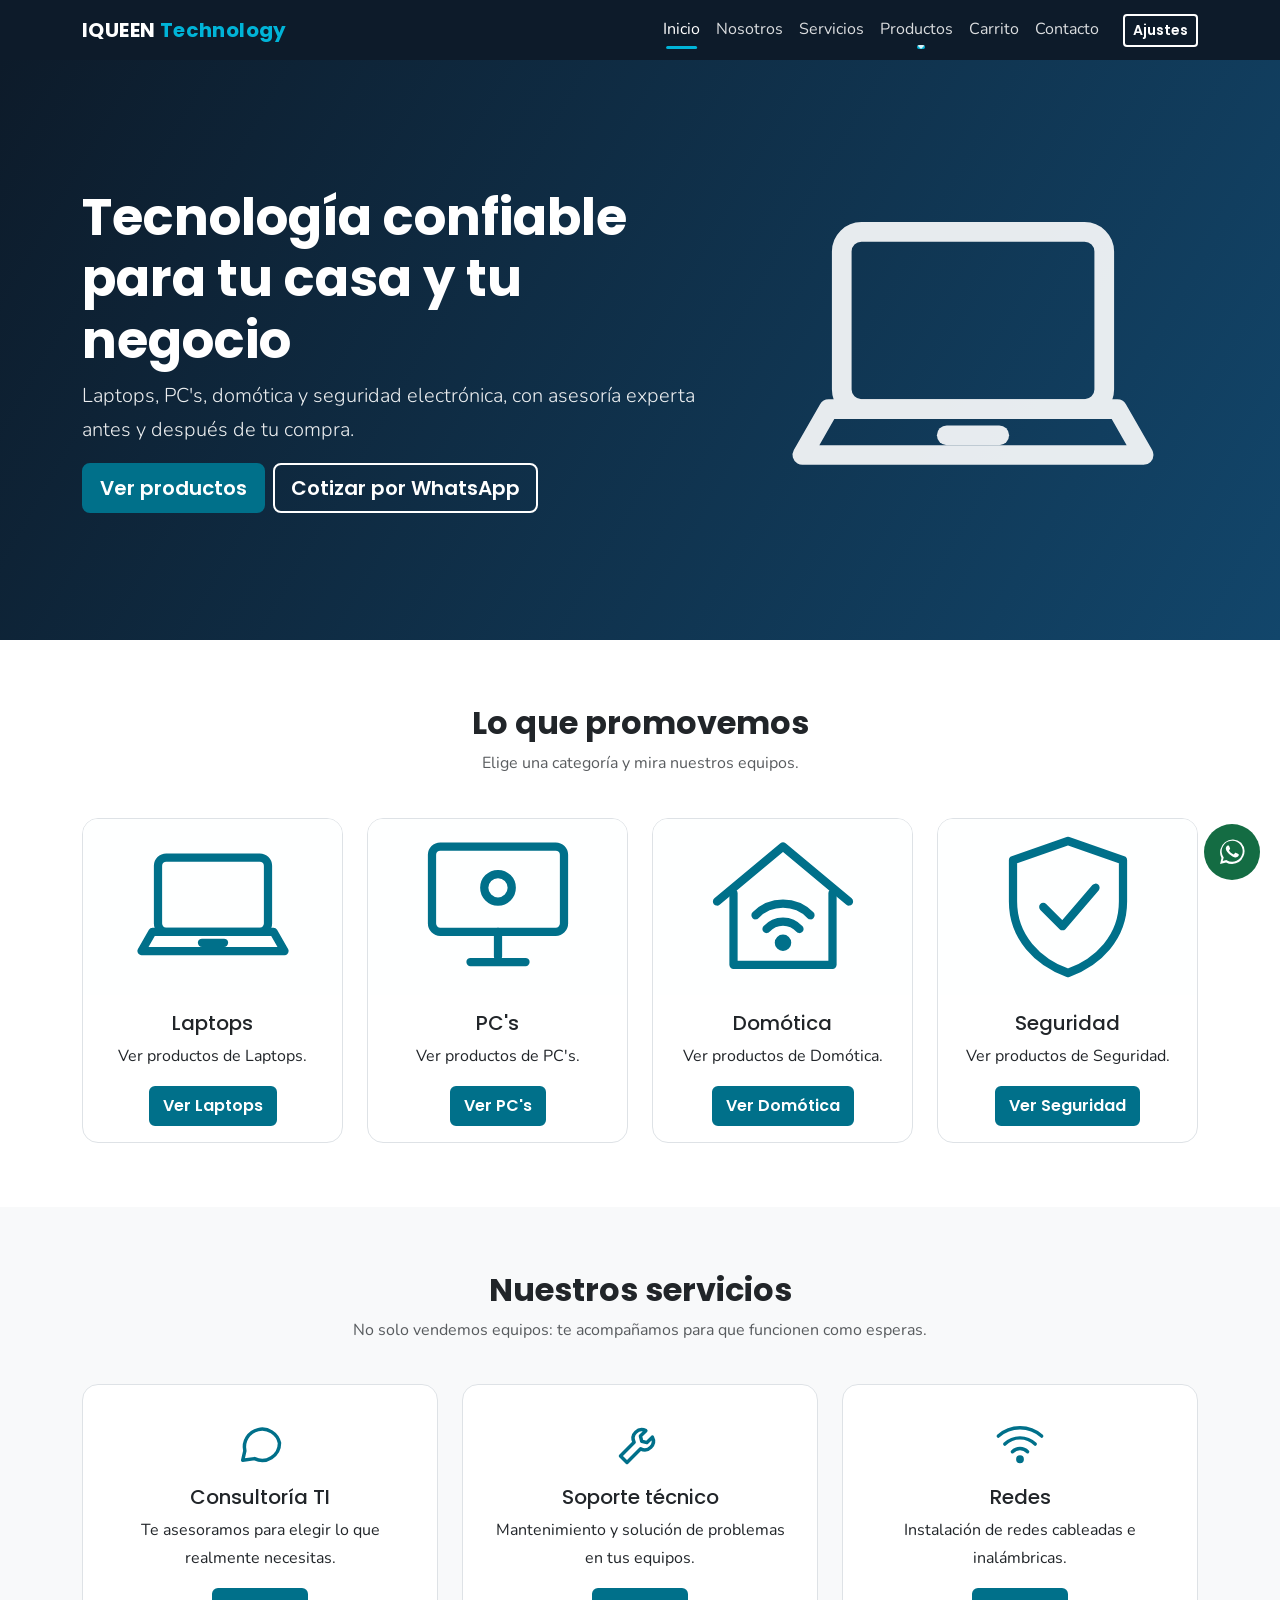
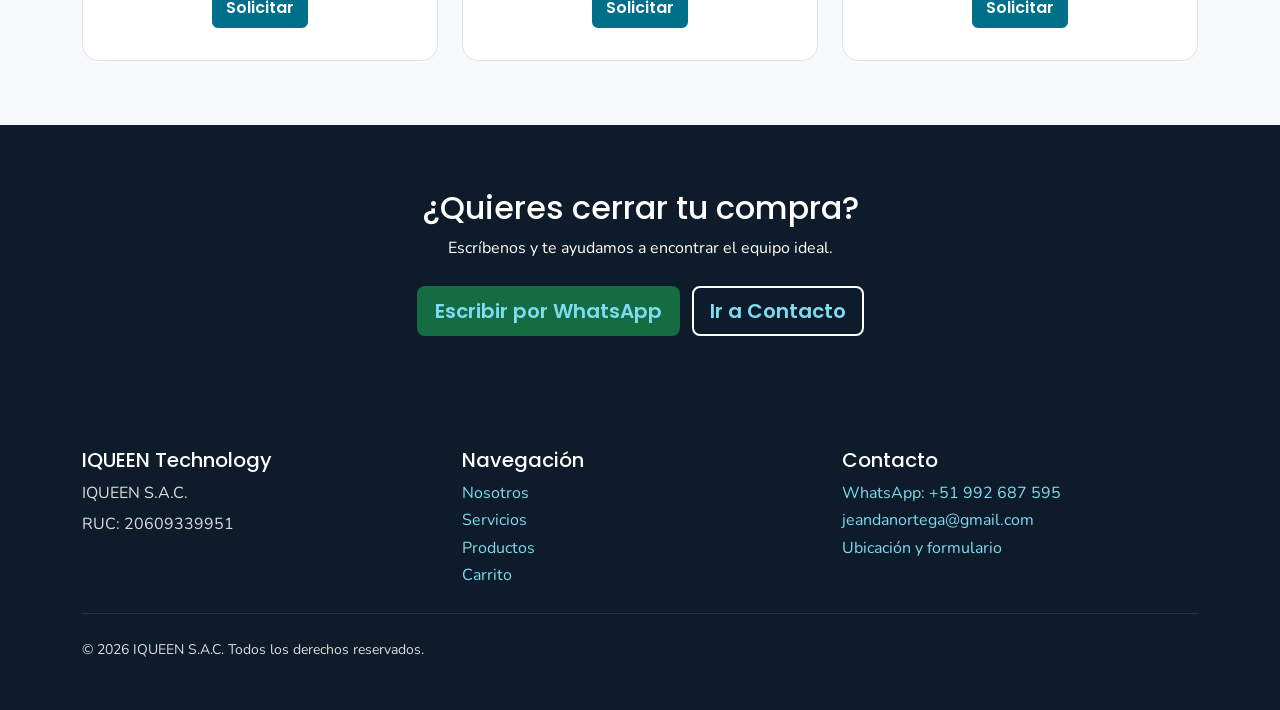
<file: index.html>
<!doctype html>
<!-- Página generada para el curso Desarrollo Web: HTML + CSS + Bootstrap 5.3.8 -->
<html lang="es">
<head>
  <meta charset="utf-8">
  <meta name="viewport" content="width=device-width, initial-scale=1">
  <title>Inicio | IQUEEN Technology</title>
  <meta name="description" content="Laptops, PCs, domótica y seguridad electrónica con asesoría experta. Cierra tu compra por WhatsApp.">
  <link rel="icon" href="img/favicon.svg" type="image/svg+xml">

  <!-- FUENTES PERSONALIZADAS (Google Fonts): Poppins para títulos y Nunito para el texto -->
  <link rel="preconnect" href="https://fonts.googleapis.com">
  <link rel="preconnect" href="https://fonts.gstatic.com" crossorigin>
  <link href="https://fonts.googleapis.com/css2?family=Nunito:wght@400;600;700&family=Poppins:wght@500;600;700&display=swap" rel="stylesheet">

  <!-- BOOTSTRAP 5.3.8 (CSS) -->
  <link href="https://cdn.jsdelivr.net/npm/bootstrap@5.3.8/dist/css/bootstrap.min.css" rel="stylesheet" integrity="sha384-sRIl4kxILFvY47J16cr9ZwB07vP4J8+LH7qKQnuqkuIAvNWLzeN8tE5YBujZqJLB" crossorigin="anonymous">

  <!-- NUESTRO CSS (va después de Bootstrap para poder personalizarlo) -->
  <link rel="stylesheet" href="css/estilos.css">
</head>
<body>
  <a class="saltar-contenido" href="#contenido">Saltar al contenido</a>

  <!-- ENCABEZADO + MENÚ DE NAVEGACIÓN (etiquetas semánticas <header> y <nav>) -->
  <header>
    <nav class="navbar navbar-expand-lg navbar-dark sticky-top" aria-label="Menú principal">
      <div class="container">
        <a class="navbar-brand" href="index.html">IQUEEN <span>Technology</span></a>
        <button class="navbar-toggler" type="button" data-bs-toggle="collapse" data-bs-target="#menu" aria-controls="menu" aria-expanded="false" aria-label="Abrir o cerrar el menú">
          <span class="navbar-toggler-icon"></span>
        </button>
        <div class="collapse navbar-collapse" id="menu">
          <ul class="navbar-nav ms-auto align-items-lg-center">
          <li class="nav-item"><a class="nav-link active" href="index.html" aria-current="page">Inicio</a></li>
          <li class="nav-item"><a class="nav-link" href="nosotros.html">Nosotros</a></li>
          <li class="nav-item"><a class="nav-link" href="servicios.html">Servicios</a></li>
          <li class="nav-item dropdown">
            <a class="nav-link dropdown-toggle" href="productos.html" role="button" data-bs-toggle="dropdown" aria-expanded="false">Productos</a>
            <ul class="dropdown-menu">
              <li><a class="dropdown-item" href="productos.html">Todas las categorías</a></li>
              <li><hr class="dropdown-divider"></li>
              <li><a class="dropdown-item" href="laptops.html">Laptops</a></li><li><a class="dropdown-item" href="pcs.html">PC's</a></li><li><a class="dropdown-item" href="domotica.html">Domótica</a></li><li><a class="dropdown-item" href="seguridad.html">Seguridad</a></li>
            </ul>
          </li>
          <li class="nav-item"><a class="nav-link" href="carrito.html">Carrito</a></li>
          <li class="nav-item"><a class="nav-link" href="contacto.html">Contacto</a></li>
          </ul>
          <!-- Botón que abre el panel de configuración del usuario -->
          <button class="btn btn-claro btn-sm ms-lg-3 mt-2 mt-lg-0" type="button" data-bs-toggle="offcanvas" data-bs-target="#panel-ajustes" aria-controls="panel-ajustes">Ajustes</button>
        </div>
      </div>
    </nav>
  </header>

  <!-- CONFIGURACIÓN ÚTIL PARA EL USUARIO (solo HTML + CSS; el CSS está en la sección 7 de estilos.css) -->
  <aside class="offcanvas offcanvas-end" tabindex="-1" id="panel-ajustes" aria-labelledby="titulo-ajustes">
    <div class="offcanvas-header">
      <h2 class="offcanvas-title h5" id="titulo-ajustes">Ajustes de la página</h2>
      <button type="button" class="btn-close" data-bs-dismiss="offcanvas" aria-label="Cerrar ajustes"></button>
    </div>
    <div class="offcanvas-body">
      <p class="text-secondary small">Personaliza cómo ves esta página. Los cambios se aplican al instante.</p>

      <div class="form-check form-switch mb-3">
        <input class="form-check-input" type="checkbox" role="switch" id="ajuste-oscuro">
        <label class="form-check-label" for="ajuste-oscuro">Modo oscuro</label>
      </div>

      <fieldset class="mb-3">
        <legend class="fs-6">Tamaño del texto</legend>
        <div class="btn-group w-100" role="group" aria-label="Tamaño del texto">
          <input type="radio" class="btn-check" name="txt" id="txt-normal" checked>
          <label class="btn btn-outline-secondary" for="txt-normal">A</label>
          <input type="radio" class="btn-check" name="txt" id="txt-medio">
          <label class="btn btn-outline-secondary" for="txt-medio">A+</label>
          <input type="radio" class="btn-check" name="txt" id="txt-grande">
          <label class="btn btn-outline-secondary" for="txt-grande">A++</label>
        </div>
      </fieldset>

      <div class="form-check form-switch mb-3">
        <input class="form-check-input" type="checkbox" role="switch" id="ajuste-sin-anim">
        <label class="form-check-label" for="ajuste-sin-anim">Quitar animaciones</label>
      </div>
      <p class="text-secondary small mb-0">Al cambiar de página los ajustes vuelven a su estado inicial.</p>
    </div>
  </aside>

  <!-- CONTENIDO PRINCIPAL -->
  <main id="contenido">

    <!-- PORTADA (ANIMACIÓN 4: degradado en movimiento) -->
    <section class="hero">
      <div class="container">
        <div class="row align-items-center gy-4">
          <div class="col-lg-7">
            <h1 class="anim-aparecer">Tecnología confiable para tu casa y tu negocio</h1>
            <p class="lead anim-aparecer retardo-1">Laptops, PC's, domótica y seguridad electrónica, con asesoría experta antes y después de tu compra.</p>
            <div class="d-flex flex-wrap gap-2 anim-aparecer retardo-2">
              <a class="btn btn-iq btn-lg" href="productos.html">Ver productos</a>
              <a class="btn btn-claro btn-lg" href="https://wa.me/51992687595?text=Hola%20IQUEEN%2C%20quiero%20cotizar." target="_blank" rel="noopener">Cotizar por WhatsApp</a>
            </div>
          </div>
          <div class="col-lg-5 text-center">
            <!-- ANIMACIÓN 2: la imagen flota -->
            <img class="anim-flotar" src="img/cat-laptops.svg" alt="Ilustración de una laptop" width="420" height="300">
          </div>
        </div>
      </div>
    </section>

    <!-- LO QUE PROMOVEMOS: 4 categorías -->
    <section class="seccion" aria-labelledby="t-cat">
      <div class="container text-center">
        <h2 class="seccion-titulo" id="t-cat">Lo que promovemos</h2>
        <p class="seccion-sub">Elige una categoría y mira nuestros equipos.</p>
        <div class="row g-4">
        <div class="col-sm-6 col-lg-3 anim-aparecer retardo-1">
          <article class="card tarjeta text-center">
            <div class="marco-img"><img src="img/cat-laptops.svg" alt="" width="400" height="176"></div>
            <div class="card-body">
              <h3 class="h5 card-title">Laptops</h3>
              <p class="card-text">Ver productos de Laptops.</p>
              <a class="btn btn-iq stretched-link" href="laptops.html">Ver Laptops</a>
            </div>
          </article>
        </div>
        <div class="col-sm-6 col-lg-3 anim-aparecer retardo-2">
          <article class="card tarjeta text-center">
            <div class="marco-img"><img src="img/cat-pcs.svg" alt="" width="400" height="176"></div>
            <div class="card-body">
              <h3 class="h5 card-title">PC's</h3>
              <p class="card-text">Ver productos de PC's.</p>
              <a class="btn btn-iq stretched-link" href="pcs.html">Ver PC's</a>
            </div>
          </article>
        </div>
        <div class="col-sm-6 col-lg-3 anim-aparecer retardo-3">
          <article class="card tarjeta text-center">
            <div class="marco-img"><img src="img/cat-domotica.svg" alt="" width="400" height="176"></div>
            <div class="card-body">
              <h3 class="h5 card-title">Domótica</h3>
              <p class="card-text">Ver productos de Domótica.</p>
              <a class="btn btn-iq stretched-link" href="domotica.html">Ver Domótica</a>
            </div>
          </article>
        </div>
        <div class="col-sm-6 col-lg-3 anim-aparecer retardo-4">
          <article class="card tarjeta text-center">
            <div class="marco-img"><img src="img/cat-seguridad.svg" alt="" width="400" height="176"></div>
            <div class="card-body">
              <h3 class="h5 card-title">Seguridad</h3>
              <p class="card-text">Ver productos de Seguridad.</p>
              <a class="btn btn-iq stretched-link" href="seguridad.html">Ver Seguridad</a>
            </div>
          </article>
        </div>
        </div>
      </div>
    </section>

    <!-- SERVICIOS: 3 servicios, siempre guiados a Contacto (ANIMACIÓN 5: rebote del icono al pasar el mouse) -->
    <section class="seccion bg-body-tertiary" aria-labelledby="t-serv">
      <div class="container text-center">
        <h2 class="seccion-titulo" id="t-serv">Nuestros servicios</h2>
        <p class="seccion-sub">No solo vendemos equipos: te acompañamos para que funcionen como esperas.</p>
        <div class="row g-4">
        <div class="col-md-4 anim-aparecer retardo-1">
          <article class="card tarjeta text-center p-3">
            <div class="card-body">
              <svg class="icono" aria-hidden="true" width="52" height="52" viewBox="0 0 24 24" fill="none" stroke="currentColor" stroke-width="1.6" stroke-linecap="round" stroke-linejoin="round"><path d="M21 12a8 8 0 0 1-11.5 7.2L4 20l1-4.4A8 8 0 1 1 21 12z"/></svg>
              <h3 class="h5 mt-3">Consultoría TI</h3>
              <p>Te asesoramos para elegir lo que realmente necesitas.</p>
              <a class="btn btn-iq" href="contacto.html#formulario">Solicitar</a>
            </div>
          </article>
        </div>
        <div class="col-md-4 anim-aparecer retardo-2">
          <article class="card tarjeta text-center p-3">
            <div class="card-body">
              <svg class="icono" aria-hidden="true" width="52" height="52" viewBox="0 0 24 24" fill="none" stroke="currentColor" stroke-width="1.6" stroke-linecap="round" stroke-linejoin="round"><path d="M14.7 6.3a4 4 0 0 0-5.4 5.4L3 18l3 3 6.3-6.3a4 4 0 0 0 5.4-5.4l-2.5 2.5-2.4-.6-.6-2.4z"/></svg>
              <h3 class="h5 mt-3">Soporte técnico</h3>
              <p>Mantenimiento y solución de problemas en tus equipos.</p>
              <a class="btn btn-iq" href="contacto.html#formulario">Solicitar</a>
            </div>
          </article>
        </div>
        <div class="col-md-4 anim-aparecer retardo-3">
          <article class="card tarjeta text-center p-3">
            <div class="card-body">
              <svg class="icono" aria-hidden="true" width="52" height="52" viewBox="0 0 24 24" fill="none" stroke="currentColor" stroke-width="1.6" stroke-linecap="round" stroke-linejoin="round"><path d="M2 8.8a15 15 0 0 1 20 0"/><path d="M5 12.5a10 10 0 0 1 14 0"/><path d="M8.5 16a5 5 0 0 1 7 0"/><circle cx="12" cy="19.5" r="1" fill="currentColor"/></svg>
              <h3 class="h5 mt-3">Redes</h3>
              <p>Instalación de redes cableadas e inalámbricas.</p>
              <a class="btn btn-iq" href="contacto.html#formulario">Solicitar</a>
            </div>
          </article>
        </div>
        </div>
      </div>
    </section>

    <!-- LLAMADA A LA ACCIÓN: contacto directo para cerrar la venta -->
    <section class="seccion fondo-oscuro text-center" aria-labelledby="t-cta">
      <div class="container">
        <h2 id="t-cta">¿Quieres cerrar tu compra?</h2>
        <p class="mb-4">Escríbenos y te ayudamos a encontrar el equipo ideal.</p>
        <a class="btn btn-wsp btn-lg me-2" href="https://wa.me/51992687595?text=Hola%20IQUEEN%2C%20quiero%20cerrar%20una%20compra." target="_blank" rel="noopener">Escribir por WhatsApp</a>
        <a class="btn btn-claro btn-lg" href="contacto.html">Ir a Contacto</a>
      </div>
    </section>
  </main>

  <!-- BOTÓN FLOTANTE DE WHATSAPP (ANIMACIÓN 3: pulso) -->
  <a class="wsp-flotante" href="https://wa.me/51992687595?text=Hola%20IQUEEN%2C%20necesito%20informaci%C3%B3n." target="_blank" rel="noopener" aria-label="Escribir por WhatsApp (se abre en otra pestaña)"><svg aria-hidden="true" width="26" height="26" viewBox="0 0 24 24" fill="currentColor"><path d="M20.5 3.5A11.7 11.7 0 0 0 2.3 17.6L1 23l5.5-1.4a11.7 11.7 0 0 0 5.6 1.4h.01A11.7 11.7 0 0 0 20.5 3.5zM12.1 21a9.7 9.7 0 0 1-5-1.4l-.35-.2-3.3.85.9-3.2-.25-.35A9.7 9.7 0 1 1 12.1 21zm5.3-7.3c-.3-.15-1.7-.85-2-.95s-.45-.15-.65.15-.75.95-.9 1.15-.35.2-.65.05a7.9 7.9 0 0 1-2.3-1.4 8.7 8.7 0 0 1-1.6-2c-.15-.3 0-.45.13-.6l.45-.5a2 2 0 0 0 .3-.5.55.55 0 0 0 0-.5c-.07-.15-.65-1.55-.9-2.1s-.5-.5-.65-.5h-.55a1.1 1.1 0 0 0-.8.4 3.3 3.3 0 0 0-1 2.45 5.7 5.7 0 0 0 1.2 3 13 13 0 0 0 5 4.4c.7.3 1.25.5 1.7.6a4.1 4.1 0 0 0 1.9.1 3.1 3.1 0 0 0 2-1.4 2.5 2.5 0 0 0 .17-1.4c-.07-.12-.27-.2-.57-.35z"/></svg></a>

  <!-- PIE DE PÁGINA -->
  <footer class="pie py-5">
    <div class="container">
      <div class="row gy-4">
        <div class="col-md-4">
          <h2 class="h5 text-white">IQUEEN Technology</h2>
          <p class="mb-1">IQUEEN S.A.C.</p>
          <p class="mb-0">RUC: 20609339951</p>
        </div>
        <div class="col-md-4">
          <h2 class="h5 text-white">Navegación</h2>
          <ul class="list-unstyled mb-0">
            <li><a href="nosotros.html">Nosotros</a></li>
            <li><a href="servicios.html">Servicios</a></li>
            <li><a href="productos.html">Productos</a></li>
            <li><a href="carrito.html">Carrito</a></li>
          </ul>
        </div>
        <div class="col-md-4">
          <h2 class="h5 text-white">Contacto</h2>
          <ul class="list-unstyled mb-0">
            <li><a href="https://wa.me/51992687595?text=Hola%20IQUEEN" target="_blank" rel="noopener">WhatsApp: +51 992 687 595</a></li>
            <li><a href="mailto:jeandanortega@gmail.com">jeandanortega@gmail.com</a></li>
            <li><a href="contacto.html">Ubicación y formulario</a></li>
          </ul>
        </div>
      </div>
      <hr class="border-secondary my-4">
      <p class="small mb-0">&copy; 2026 IQUEEN S.A.C. Todos los derechos reservados.</p>
    </div>
  </footer>

  <!-- BOOTSTRAP 5.3.8 (JavaScript): necesario para el menú móvil, el desplegable y el panel de ajustes -->
  <script src="https://cdn.jsdelivr.net/npm/bootstrap@5.3.8/dist/js/bootstrap.bundle.min.js" integrity="sha384-FKyoEForCGlyvwx9Hj09JcYn3nv7wiPVlz7YYwJrWVcXK/BmnVDxM+D2scQbITxI" crossorigin="anonymous"></script>
</body>
</html>
</file>
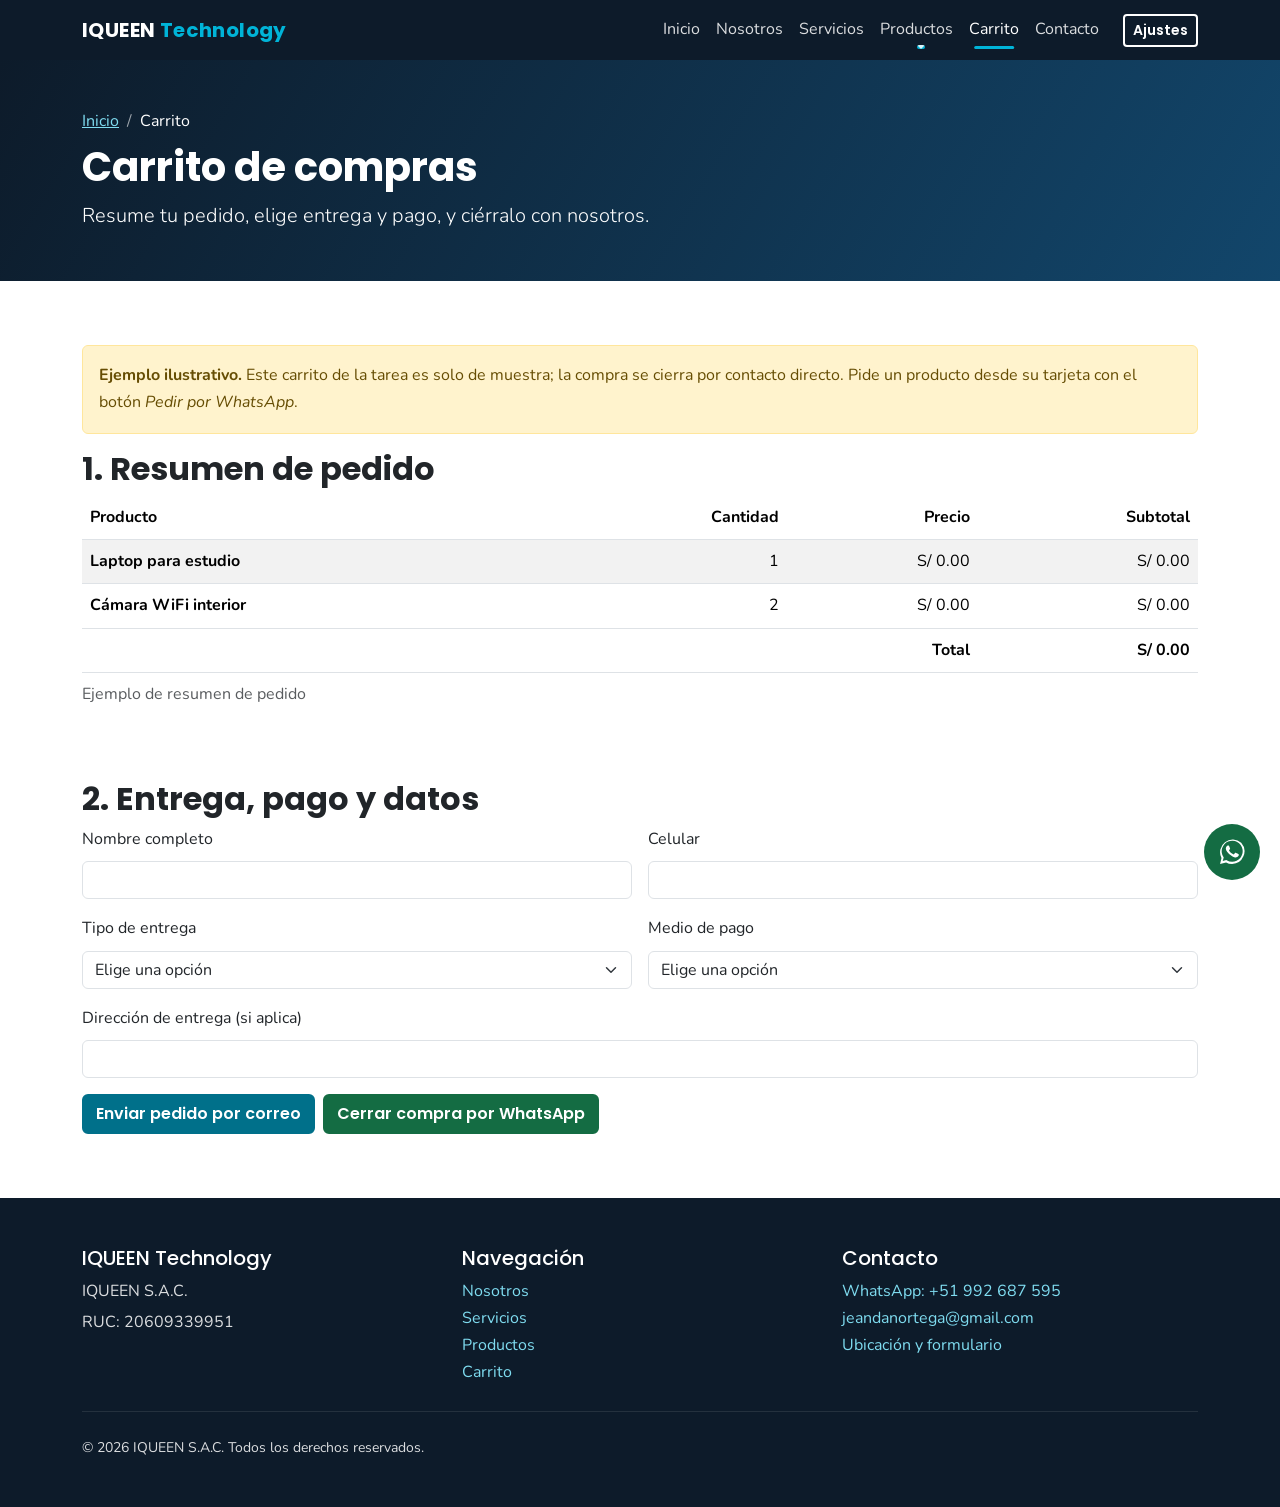
<file: carrito.html>
<!doctype html>
<!-- Página generada para el curso Desarrollo Web: HTML + CSS + Bootstrap 5.3.8 -->
<html lang="es">
<head>
  <meta charset="utf-8">
  <meta name="viewport" content="width=device-width, initial-scale=1">
  <title>Carrito | IQUEEN Technology</title>
  <meta name="description" content="Resumen de tu pedido, entrega y medio de pago. Cierra la compra por WhatsApp.">
  <link rel="icon" href="img/favicon.svg" type="image/svg+xml">

  <!-- FUENTES PERSONALIZADAS (Google Fonts): Poppins para títulos y Nunito para el texto -->
  <link rel="preconnect" href="https://fonts.googleapis.com">
  <link rel="preconnect" href="https://fonts.gstatic.com" crossorigin>
  <link href="https://fonts.googleapis.com/css2?family=Nunito:wght@400;600;700&family=Poppins:wght@500;600;700&display=swap" rel="stylesheet">

  <!-- BOOTSTRAP 5.3.8 (CSS) -->
  <link href="https://cdn.jsdelivr.net/npm/bootstrap@5.3.8/dist/css/bootstrap.min.css" rel="stylesheet" integrity="sha384-sRIl4kxILFvY47J16cr9ZwB07vP4J8+LH7qKQnuqkuIAvNWLzeN8tE5YBujZqJLB" crossorigin="anonymous">

  <!-- NUESTRO CSS (va después de Bootstrap para poder personalizarlo) -->
  <link rel="stylesheet" href="css/estilos.css">
</head>
<body>
  <a class="saltar-contenido" href="#contenido">Saltar al contenido</a>

  <!-- ENCABEZADO + MENÚ DE NAVEGACIÓN (etiquetas semánticas <header> y <nav>) -->
  <header>
    <nav class="navbar navbar-expand-lg navbar-dark sticky-top" aria-label="Menú principal">
      <div class="container">
        <a class="navbar-brand" href="index.html">IQUEEN <span>Technology</span></a>
        <button class="navbar-toggler" type="button" data-bs-toggle="collapse" data-bs-target="#menu" aria-controls="menu" aria-expanded="false" aria-label="Abrir o cerrar el menú">
          <span class="navbar-toggler-icon"></span>
        </button>
        <div class="collapse navbar-collapse" id="menu">
          <ul class="navbar-nav ms-auto align-items-lg-center">
          <li class="nav-item"><a class="nav-link" href="index.html">Inicio</a></li>
          <li class="nav-item"><a class="nav-link" href="nosotros.html">Nosotros</a></li>
          <li class="nav-item"><a class="nav-link" href="servicios.html">Servicios</a></li>
          <li class="nav-item dropdown">
            <a class="nav-link dropdown-toggle" href="productos.html" role="button" data-bs-toggle="dropdown" aria-expanded="false">Productos</a>
            <ul class="dropdown-menu">
              <li><a class="dropdown-item" href="productos.html">Todas las categorías</a></li>
              <li><hr class="dropdown-divider"></li>
              <li><a class="dropdown-item" href="laptops.html">Laptops</a></li><li><a class="dropdown-item" href="pcs.html">PC's</a></li><li><a class="dropdown-item" href="domotica.html">Domótica</a></li><li><a class="dropdown-item" href="seguridad.html">Seguridad</a></li>
            </ul>
          </li>
          <li class="nav-item"><a class="nav-link active" href="carrito.html" aria-current="page">Carrito</a></li>
          <li class="nav-item"><a class="nav-link" href="contacto.html">Contacto</a></li>
          </ul>
          <!-- Botón que abre el panel de configuración del usuario -->
          <button class="btn btn-claro btn-sm ms-lg-3 mt-2 mt-lg-0" type="button" data-bs-toggle="offcanvas" data-bs-target="#panel-ajustes" aria-controls="panel-ajustes">Ajustes</button>
        </div>
      </div>
    </nav>
  </header>

  <!-- CONFIGURACIÓN ÚTIL PARA EL USUARIO (solo HTML + CSS; el CSS está en la sección 7 de estilos.css) -->
  <aside class="offcanvas offcanvas-end" tabindex="-1" id="panel-ajustes" aria-labelledby="titulo-ajustes">
    <div class="offcanvas-header">
      <h2 class="offcanvas-title h5" id="titulo-ajustes">Ajustes de la página</h2>
      <button type="button" class="btn-close" data-bs-dismiss="offcanvas" aria-label="Cerrar ajustes"></button>
    </div>
    <div class="offcanvas-body">
      <p class="text-secondary small">Personaliza cómo ves esta página. Los cambios se aplican al instante.</p>

      <div class="form-check form-switch mb-3">
        <input class="form-check-input" type="checkbox" role="switch" id="ajuste-oscuro">
        <label class="form-check-label" for="ajuste-oscuro">Modo oscuro</label>
      </div>

      <fieldset class="mb-3">
        <legend class="fs-6">Tamaño del texto</legend>
        <div class="btn-group w-100" role="group" aria-label="Tamaño del texto">
          <input type="radio" class="btn-check" name="txt" id="txt-normal" checked>
          <label class="btn btn-outline-secondary" for="txt-normal">A</label>
          <input type="radio" class="btn-check" name="txt" id="txt-medio">
          <label class="btn btn-outline-secondary" for="txt-medio">A+</label>
          <input type="radio" class="btn-check" name="txt" id="txt-grande">
          <label class="btn btn-outline-secondary" for="txt-grande">A++</label>
        </div>
      </fieldset>

      <div class="form-check form-switch mb-3">
        <input class="form-check-input" type="checkbox" role="switch" id="ajuste-sin-anim">
        <label class="form-check-label" for="ajuste-sin-anim">Quitar animaciones</label>
      </div>
      <p class="text-secondary small mb-0">Al cambiar de página los ajustes vuelven a su estado inicial.</p>
    </div>
  </aside>

  <!-- CONTENIDO PRINCIPAL -->
  <main id="contenido">
    <!-- Cabecera de la página (ANIMACIÓN 4: degradado en movimiento) -->
    <section class="cabecera">
      <div class="container">
      <nav aria-label="Ruta de navegación">
        <ol class="breadcrumb mb-2"><li class="breadcrumb-item"><a href="index.html">Inicio</a></li><li class="breadcrumb-item active" aria-current="page">Carrito</li></ol>
      </nav>
        <h1 class="anim-aparecer">Carrito de compras</h1>
        <p class="lead mb-0 anim-aparecer retardo-1">Resume tu pedido, elige entrega y pago, y ciérralo con nosotros.</p>
      </div>
    </section>

    <section class="seccion" aria-labelledby="t-res">
      <div class="container">
        <div class="alert alert-warning" role="note">
          <strong>Ejemplo ilustrativo.</strong> Este carrito de la tarea es solo de muestra; la compra se cierra por contacto directo.
          Pide un producto desde su tarjeta con el botón <em>Pedir por WhatsApp</em>.
        </div>

        <h2 class="seccion-titulo" id="t-res">1. Resumen de pedido</h2>
        <!-- RELLENAR: reemplaza las filas por un pedido de ejemplo con tus productos y precios -->
        <div class="table-responsive">
          <table class="table table-striped align-middle">
            <caption>Ejemplo de resumen de pedido</caption>
            <thead><tr><th scope="col">Producto</th><th scope="col" class="text-end">Cantidad</th><th scope="col" class="text-end">Precio</th><th scope="col" class="text-end">Subtotal</th></tr></thead>
            <tbody>
              <tr><th scope="row">Laptop para estudio</th><td class="text-end">1</td><td class="text-end">S/ 0.00</td><td class="text-end">S/ 0.00</td></tr>
              <tr><th scope="row">Cámara WiFi interior</th><td class="text-end">2</td><td class="text-end">S/ 0.00</td><td class="text-end">S/ 0.00</td></tr>
            </tbody>
            <tfoot><tr><th scope="row" colspan="3" class="text-end">Total</th><td class="text-end fw-bold">S/ 0.00</td></tr></tfoot>
          </table>
        </div>

        <h2 class="seccion-titulo mt-5" id="t-ent">2. Entrega, pago y datos</h2>
        <!-- El formulario abre tu programa de correo con todos los datos (action="mailto:..."). -->
        <form class="row g-3" action="mailto:jeandanortega@gmail.com" method="post" enctype="text/plain" aria-labelledby="t-ent">
          <div class="col-md-6">
            <label class="form-label" for="c-nombre">Nombre completo</label>
            <input class="form-control" type="text" id="c-nombre" name="nombre" autocomplete="name" required>
          </div>
          <div class="col-md-6">
            <label class="form-label" for="c-cel">Celular</label>
            <input class="form-control" type="tel" id="c-cel" name="celular" autocomplete="tel" required>
          </div>
          <div class="col-md-6">
            <label class="form-label" for="c-entrega">Tipo de entrega</label>
            <select class="form-select" id="c-entrega" name="entrega" required>
              <option value="">Elige una opción</option>
              <option>Recojo en tienda</option>
              <option>Delivery en la ciudad</option>
              <option>Envío a provincia</option>
            </select>
          </div>
          <div class="col-md-6">
            <label class="form-label" for="c-pago">Medio de pago</label>
            <select class="form-select" id="c-pago" name="pago" required>
              <option value="">Elige una opción</option>
              <option>Yape / Plin</option>
              <option>Transferencia bancaria</option>
              <option>Tarjeta</option>
              <option>Efectivo contra entrega</option>
            </select>
          </div>
          <div class="col-12">
            <label class="form-label" for="c-dir">Dirección de entrega (si aplica)</label>
            <input class="form-control" type="text" id="c-dir" name="direccion" autocomplete="street-address">
          </div>
          <div class="col-12 d-flex flex-wrap gap-2">
            <button class="btn btn-iq" type="submit">Enviar pedido por correo</button>
            <a class="btn btn-wsp" href="https://wa.me/51992687595?text=Hola%20IQUEEN%2C%20quiero%20cerrar%20mi%20pedido." target="_blank" rel="noopener">Cerrar compra por WhatsApp</a>
          </div>
        </form>
      </div>
    </section>
  </main>

  <!-- BOTÓN FLOTANTE DE WHATSAPP (ANIMACIÓN 3: pulso) -->
  <a class="wsp-flotante" href="https://wa.me/51992687595?text=Hola%20IQUEEN%2C%20necesito%20informaci%C3%B3n." target="_blank" rel="noopener" aria-label="Escribir por WhatsApp (se abre en otra pestaña)"><svg aria-hidden="true" width="26" height="26" viewBox="0 0 24 24" fill="currentColor"><path d="M20.5 3.5A11.7 11.7 0 0 0 2.3 17.6L1 23l5.5-1.4a11.7 11.7 0 0 0 5.6 1.4h.01A11.7 11.7 0 0 0 20.5 3.5zM12.1 21a9.7 9.7 0 0 1-5-1.4l-.35-.2-3.3.85.9-3.2-.25-.35A9.7 9.7 0 1 1 12.1 21zm5.3-7.3c-.3-.15-1.7-.85-2-.95s-.45-.15-.65.15-.75.95-.9 1.15-.35.2-.65.05a7.9 7.9 0 0 1-2.3-1.4 8.7 8.7 0 0 1-1.6-2c-.15-.3 0-.45.13-.6l.45-.5a2 2 0 0 0 .3-.5.55.55 0 0 0 0-.5c-.07-.15-.65-1.55-.9-2.1s-.5-.5-.65-.5h-.55a1.1 1.1 0 0 0-.8.4 3.3 3.3 0 0 0-1 2.45 5.7 5.7 0 0 0 1.2 3 13 13 0 0 0 5 4.4c.7.3 1.25.5 1.7.6a4.1 4.1 0 0 0 1.9.1 3.1 3.1 0 0 0 2-1.4 2.5 2.5 0 0 0 .17-1.4c-.07-.12-.27-.2-.57-.35z"/></svg></a>

  <!-- PIE DE PÁGINA -->
  <footer class="pie py-5">
    <div class="container">
      <div class="row gy-4">
        <div class="col-md-4">
          <h2 class="h5 text-white">IQUEEN Technology</h2>
          <p class="mb-1">IQUEEN S.A.C.</p>
          <p class="mb-0">RUC: 20609339951</p>
        </div>
        <div class="col-md-4">
          <h2 class="h5 text-white">Navegación</h2>
          <ul class="list-unstyled mb-0">
            <li><a href="nosotros.html">Nosotros</a></li>
            <li><a href="servicios.html">Servicios</a></li>
            <li><a href="productos.html">Productos</a></li>
            <li><a href="carrito.html">Carrito</a></li>
          </ul>
        </div>
        <div class="col-md-4">
          <h2 class="h5 text-white">Contacto</h2>
          <ul class="list-unstyled mb-0">
            <li><a href="https://wa.me/51992687595?text=Hola%20IQUEEN" target="_blank" rel="noopener">WhatsApp: +51 992 687 595</a></li>
            <li><a href="mailto:jeandanortega@gmail.com">jeandanortega@gmail.com</a></li>
            <li><a href="contacto.html">Ubicación y formulario</a></li>
          </ul>
        </div>
      </div>
      <hr class="border-secondary my-4">
      <p class="small mb-0">&copy; 2026 IQUEEN S.A.C. Todos los derechos reservados.</p>
    </div>
  </footer>

  <!-- BOOTSTRAP 5.3.8 (JavaScript): necesario para el menú móvil, el desplegable y el panel de ajustes -->
  <script src="https://cdn.jsdelivr.net/npm/bootstrap@5.3.8/dist/js/bootstrap.bundle.min.js" integrity="sha384-FKyoEForCGlyvwx9Hj09JcYn3nv7wiPVlz7YYwJrWVcXK/BmnVDxM+D2scQbITxI" crossorigin="anonymous"></script>
</body>
</html>
</file>
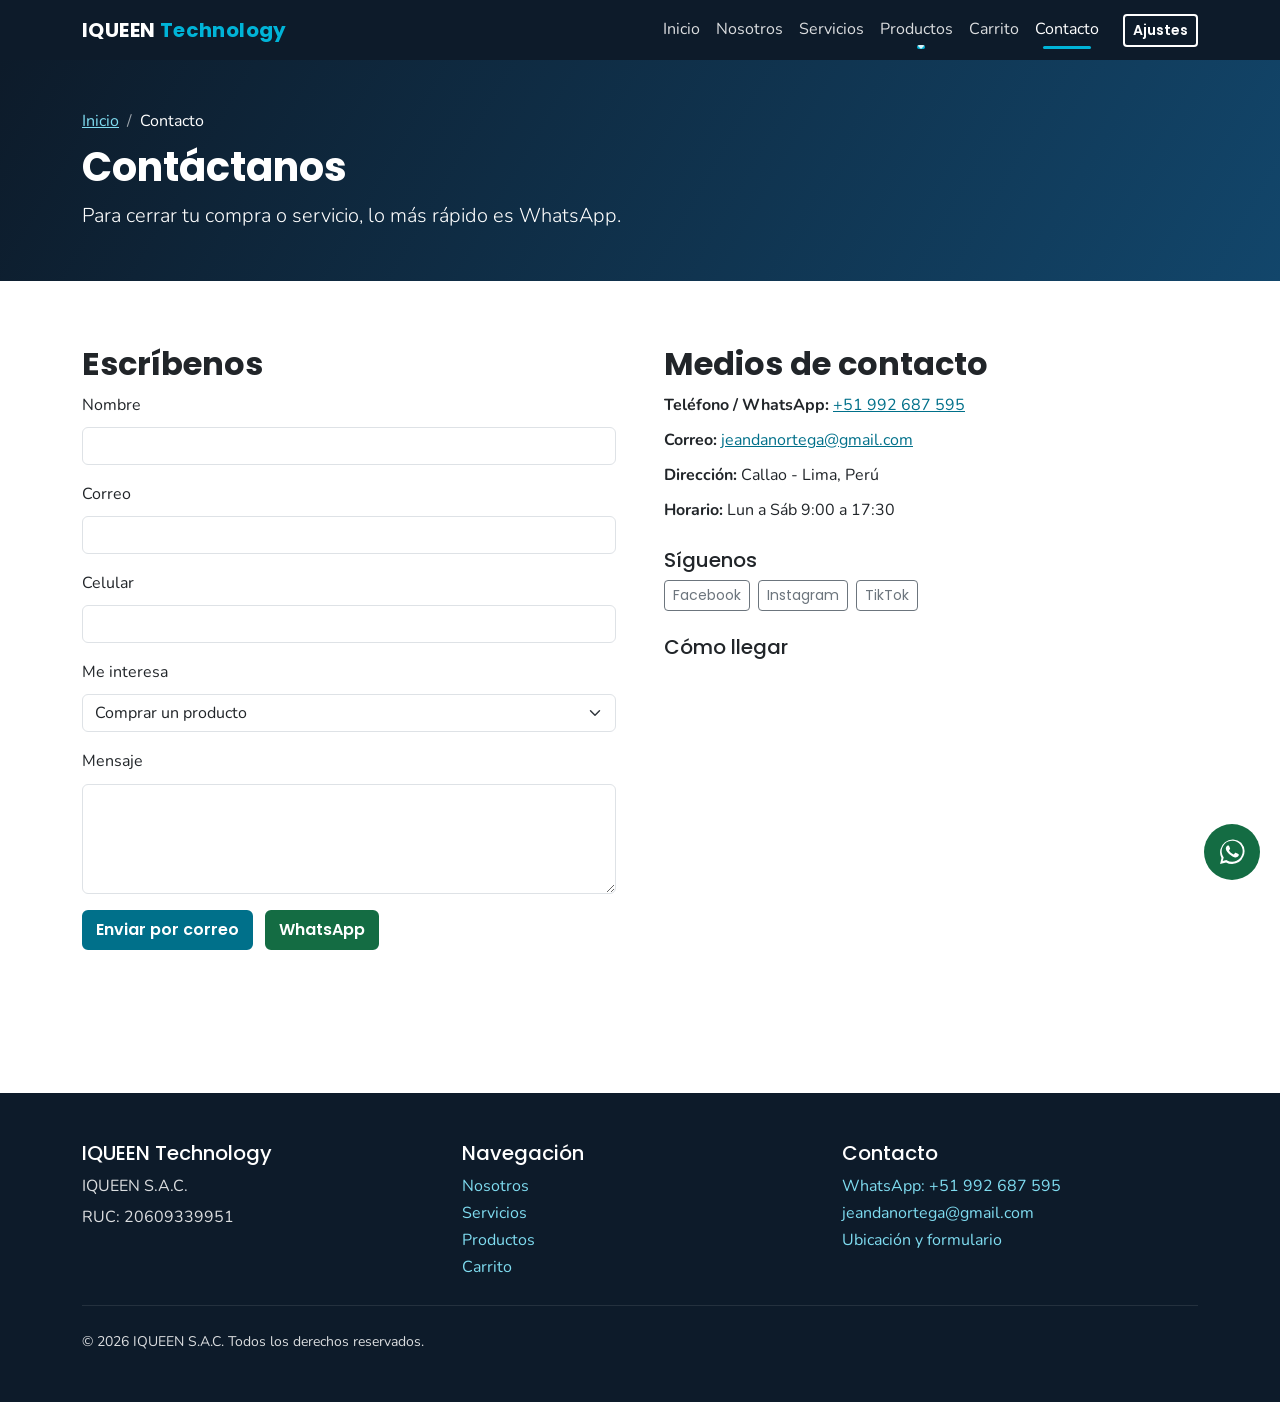
<file: contacto.html>
<!doctype html>
<!-- Página generada para el curso Desarrollo Web: HTML + CSS + Bootstrap 5.3.8 -->
<html lang="es">
<head>
  <meta charset="utf-8">
  <meta name="viewport" content="width=device-width, initial-scale=1">
  <title>Contacto | IQUEEN Technology</title>
  <meta name="description" content="Escríbenos por WhatsApp, correo o formulario. Mapa y redes sociales de IQUEEN Technology.">
  <link rel="icon" href="img/favicon.svg" type="image/svg+xml">

  <!-- FUENTES PERSONALIZADAS (Google Fonts): Poppins para títulos y Nunito para el texto -->
  <link rel="preconnect" href="https://fonts.googleapis.com">
  <link rel="preconnect" href="https://fonts.gstatic.com" crossorigin>
  <link href="https://fonts.googleapis.com/css2?family=Nunito:wght@400;600;700&family=Poppins:wght@500;600;700&display=swap" rel="stylesheet">

  <!-- BOOTSTRAP 5.3.8 (CSS) -->
  <link href="https://cdn.jsdelivr.net/npm/bootstrap@5.3.8/dist/css/bootstrap.min.css" rel="stylesheet" integrity="sha384-sRIl4kxILFvY47J16cr9ZwB07vP4J8+LH7qKQnuqkuIAvNWLzeN8tE5YBujZqJLB" crossorigin="anonymous">

  <!-- NUESTRO CSS (va después de Bootstrap para poder personalizarlo) -->
  <link rel="stylesheet" href="css/estilos.css">
</head>
<body>
  <a class="saltar-contenido" href="#contenido">Saltar al contenido</a>

  <!-- ENCABEZADO + MENÚ DE NAVEGACIÓN (etiquetas semánticas <header> y <nav>) -->
  <header>
    <nav class="navbar navbar-expand-lg navbar-dark sticky-top" aria-label="Menú principal">
      <div class="container">
        <a class="navbar-brand" href="index.html">IQUEEN <span>Technology</span></a>
        <button class="navbar-toggler" type="button" data-bs-toggle="collapse" data-bs-target="#menu" aria-controls="menu" aria-expanded="false" aria-label="Abrir o cerrar el menú">
          <span class="navbar-toggler-icon"></span>
        </button>
        <div class="collapse navbar-collapse" id="menu">
          <ul class="navbar-nav ms-auto align-items-lg-center">
          <li class="nav-item"><a class="nav-link" href="index.html">Inicio</a></li>
          <li class="nav-item"><a class="nav-link" href="nosotros.html">Nosotros</a></li>
          <li class="nav-item"><a class="nav-link" href="servicios.html">Servicios</a></li>
          <li class="nav-item dropdown">
            <a class="nav-link dropdown-toggle" href="productos.html" role="button" data-bs-toggle="dropdown" aria-expanded="false">Productos</a>
            <ul class="dropdown-menu">
              <li><a class="dropdown-item" href="productos.html">Todas las categorías</a></li>
              <li><hr class="dropdown-divider"></li>
              <li><a class="dropdown-item" href="laptops.html">Laptops</a></li><li><a class="dropdown-item" href="pcs.html">PC's</a></li><li><a class="dropdown-item" href="domotica.html">Domótica</a></li><li><a class="dropdown-item" href="seguridad.html">Seguridad</a></li>
            </ul>
          </li>
          <li class="nav-item"><a class="nav-link" href="carrito.html">Carrito</a></li>
          <li class="nav-item"><a class="nav-link active" href="contacto.html" aria-current="page">Contacto</a></li>
          </ul>
          <!-- Botón que abre el panel de configuración del usuario -->
          <button class="btn btn-claro btn-sm ms-lg-3 mt-2 mt-lg-0" type="button" data-bs-toggle="offcanvas" data-bs-target="#panel-ajustes" aria-controls="panel-ajustes">Ajustes</button>
        </div>
      </div>
    </nav>
  </header>

  <!-- CONFIGURACIÓN ÚTIL PARA EL USUARIO (solo HTML + CSS; el CSS está en la sección 7 de estilos.css) -->
  <aside class="offcanvas offcanvas-end" tabindex="-1" id="panel-ajustes" aria-labelledby="titulo-ajustes">
    <div class="offcanvas-header">
      <h2 class="offcanvas-title h5" id="titulo-ajustes">Ajustes de la página</h2>
      <button type="button" class="btn-close" data-bs-dismiss="offcanvas" aria-label="Cerrar ajustes"></button>
    </div>
    <div class="offcanvas-body">
      <p class="text-secondary small">Personaliza cómo ves esta página. Los cambios se aplican al instante.</p>

      <div class="form-check form-switch mb-3">
        <input class="form-check-input" type="checkbox" role="switch" id="ajuste-oscuro">
        <label class="form-check-label" for="ajuste-oscuro">Modo oscuro</label>
      </div>

      <fieldset class="mb-3">
        <legend class="fs-6">Tamaño del texto</legend>
        <div class="btn-group w-100" role="group" aria-label="Tamaño del texto">
          <input type="radio" class="btn-check" name="txt" id="txt-normal" checked>
          <label class="btn btn-outline-secondary" for="txt-normal">A</label>
          <input type="radio" class="btn-check" name="txt" id="txt-medio">
          <label class="btn btn-outline-secondary" for="txt-medio">A+</label>
          <input type="radio" class="btn-check" name="txt" id="txt-grande">
          <label class="btn btn-outline-secondary" for="txt-grande">A++</label>
        </div>
      </fieldset>

      <div class="form-check form-switch mb-3">
        <input class="form-check-input" type="checkbox" role="switch" id="ajuste-sin-anim">
        <label class="form-check-label" for="ajuste-sin-anim">Quitar animaciones</label>
      </div>
      <p class="text-secondary small mb-0">Al cambiar de página los ajustes vuelven a su estado inicial.</p>
    </div>
  </aside>

  <!-- CONTENIDO PRINCIPAL -->
  <main id="contenido">
    <!-- Cabecera de la página (ANIMACIÓN 4: degradado en movimiento) -->
    <section class="cabecera">
      <div class="container">
      <nav aria-label="Ruta de navegación">
        <ol class="breadcrumb mb-2"><li class="breadcrumb-item"><a href="index.html">Inicio</a></li><li class="breadcrumb-item active" aria-current="page">Contacto</li></ol>
      </nav>
        <h1 class="anim-aparecer">Contáctanos</h1>
        <p class="lead mb-0 anim-aparecer retardo-1">Para cerrar tu compra o servicio, lo más rápido es WhatsApp.</p>
      </div>
    </section>

    <section class="seccion" aria-labelledby="t-form">
      <div class="container">
        <div class="row gy-5 gx-lg-5">
          <div class="col-lg-6" id="formulario">
            <h2 class="seccion-titulo" id="t-form">Escríbenos</h2>
            <form action="mailto:jeandanortega@gmail.com" method="post" enctype="text/plain" aria-labelledby="t-form">
              <div class="mb-3">
                <label class="form-label" for="f-nombre">Nombre</label>
                <input class="form-control" type="text" id="f-nombre" name="nombre" autocomplete="name" required>
              </div>
              <div class="mb-3">
                <label class="form-label" for="f-correo">Correo</label>
                <input class="form-control" type="email" id="f-correo" name="correo" autocomplete="email" required>
              </div>
              <div class="mb-3">
                <label class="form-label" for="f-cel">Celular</label>
                <input class="form-control" type="tel" id="f-cel" name="celular" autocomplete="tel">
              </div>
              <div class="mb-3">
                <label class="form-label" for="f-asunto">Me interesa</label>
                <select class="form-select" id="f-asunto" name="interes">
                  <option>Comprar un producto</option><option>Consultoría TI</option><option>Soporte técnico</option><option>Redes</option>
                </select>
              </div>
              <div class="mb-3">
                <label class="form-label" for="f-msg">Mensaje</label>
                <textarea class="form-control" id="f-msg" name="mensaje" rows="4" required></textarea>
              </div>
              <button class="btn btn-iq" type="submit">Enviar por correo</button>
              <a class="btn btn-wsp ms-2" href="https://wa.me/51992687595?text=Hola%20IQUEEN%2C%20quiero%20hacer%20una%20consulta." target="_blank" rel="noopener">WhatsApp</a>
            </form>
          </div>

          <div class="col-lg-6">
            <h2 class="seccion-titulo">Medios de contacto</h2>
            <ul class="list-unstyled">
              <li class="mb-2"><strong>Teléfono / WhatsApp:</strong> <a href="https://wa.me/51992687595?text=Hola%20IQUEEN" target="_blank" rel="noopener">+51 992 687 595</a></li>
              <li class="mb-2"><strong>Correo:</strong> <a href="mailto:jeandanortega@gmail.com">jeandanortega@gmail.com</a></li>
              <li class="mb-2"><strong>Dirección:</strong> Callao - Lima, Perú</li>
              <li class="mb-2"><strong>Horario:</strong> Lun a Sáb 9:00 a 17:30</li>
            </ul>
            <h3 class="h5 mt-4">Síguenos</h3>
            <!-- RELLENAR: reemplaza cada enlace por el de tu página real -->
            <div class="d-flex flex-wrap gap-2 mb-4">
              <a class="btn btn-outline-secondary btn-sm" href="https://www.facebook.com/" target="_blank" rel="noopener">Facebook</a>
              <a class="btn btn-outline-secondary btn-sm" href="https://www.instagram.com/jeandan07/" target="_blank" rel="noopener">Instagram</a>
              <a class="btn btn-outline-secondary btn-sm" href="https://www.tiktok.com/" target="_blank" rel="noopener">TikTok</a>
            </div>
            <h3 class="h5">Cómo llegar</h3>
            <!-- Mapa de Google Maps: cambia las coordenadas (q=latitud,longitud) si te mudas -->
            <iframe class="mapa" title="Mapa de ubicación de IQUEEN Technology" src="https://www.google.com/maps?q=-11.9951398,-77.122572&amp;z=17&amp;output=embed" loading="lazy" referrerpolicy="no-referrer-when-downgrade"></iframe>
          </div>
        </div>
      </div>
    </section>
  </main>

  <!-- BOTÓN FLOTANTE DE WHATSAPP (ANIMACIÓN 3: pulso) -->
  <a class="wsp-flotante" href="https://wa.me/51992687595?text=Hola%20IQUEEN%2C%20necesito%20informaci%C3%B3n." target="_blank" rel="noopener" aria-label="Escribir por WhatsApp (se abre en otra pestaña)"><svg aria-hidden="true" width="26" height="26" viewBox="0 0 24 24" fill="currentColor"><path d="M20.5 3.5A11.7 11.7 0 0 0 2.3 17.6L1 23l5.5-1.4a11.7 11.7 0 0 0 5.6 1.4h.01A11.7 11.7 0 0 0 20.5 3.5zM12.1 21a9.7 9.7 0 0 1-5-1.4l-.35-.2-3.3.85.9-3.2-.25-.35A9.7 9.7 0 1 1 12.1 21zm5.3-7.3c-.3-.15-1.7-.85-2-.95s-.45-.15-.65.15-.75.95-.9 1.15-.35.2-.65.05a7.9 7.9 0 0 1-2.3-1.4 8.7 8.7 0 0 1-1.6-2c-.15-.3 0-.45.13-.6l.45-.5a2 2 0 0 0 .3-.5.55.55 0 0 0 0-.5c-.07-.15-.65-1.55-.9-2.1s-.5-.5-.65-.5h-.55a1.1 1.1 0 0 0-.8.4 3.3 3.3 0 0 0-1 2.45 5.7 5.7 0 0 0 1.2 3 13 13 0 0 0 5 4.4c.7.3 1.25.5 1.7.6a4.1 4.1 0 0 0 1.9.1 3.1 3.1 0 0 0 2-1.4 2.5 2.5 0 0 0 .17-1.4c-.07-.12-.27-.2-.57-.35z"/></svg></a>

  <!-- PIE DE PÁGINA -->
  <footer class="pie py-5">
    <div class="container">
      <div class="row gy-4">
        <div class="col-md-4">
          <h2 class="h5 text-white">IQUEEN Technology</h2>
          <p class="mb-1">IQUEEN S.A.C.</p>
          <p class="mb-0">RUC: 20609339951</p>
        </div>
        <div class="col-md-4">
          <h2 class="h5 text-white">Navegación</h2>
          <ul class="list-unstyled mb-0">
            <li><a href="nosotros.html">Nosotros</a></li>
            <li><a href="servicios.html">Servicios</a></li>
            <li><a href="productos.html">Productos</a></li>
            <li><a href="carrito.html">Carrito</a></li>
          </ul>
        </div>
        <div class="col-md-4">
          <h2 class="h5 text-white">Contacto</h2>
          <ul class="list-unstyled mb-0">
            <li><a href="https://wa.me/51992687595?text=Hola%20IQUEEN" target="_blank" rel="noopener">WhatsApp: +51 992 687 595</a></li>
            <li><a href="mailto:jeandanortega@gmail.com">jeandanortega@gmail.com</a></li>
            <li><a href="contacto.html">Ubicación y formulario</a></li>
          </ul>
        </div>
      </div>
      <hr class="border-secondary my-4">
      <p class="small mb-0">&copy; 2026 IQUEEN S.A.C. Todos los derechos reservados.</p>
    </div>
  </footer>

  <!-- BOOTSTRAP 5.3.8 (JavaScript): necesario para el menú móvil, el desplegable y el panel de ajustes -->
  <script src="https://cdn.jsdelivr.net/npm/bootstrap@5.3.8/dist/js/bootstrap.bundle.min.js" integrity="sha384-FKyoEForCGlyvwx9Hj09JcYn3nv7wiPVlz7YYwJrWVcXK/BmnVDxM+D2scQbITxI" crossorigin="anonymous"></script>
</body>
</html>
</file>
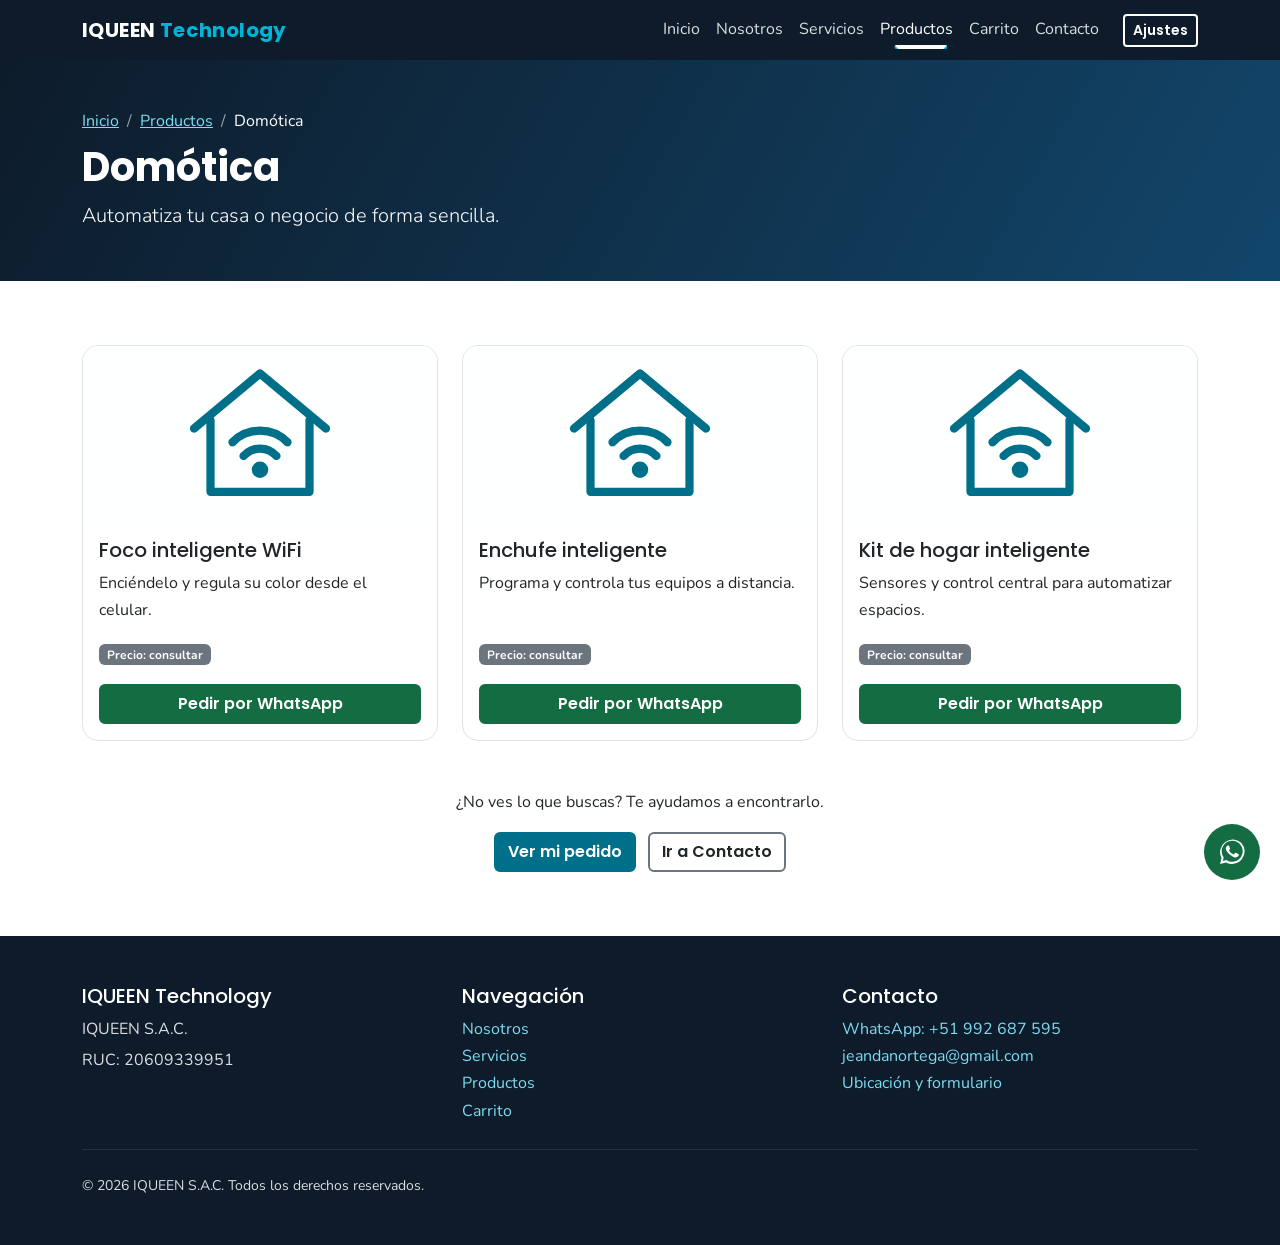
<file: domotica.html>
<!doctype html>
<!-- Página generada para el curso Desarrollo Web: HTML + CSS + Bootstrap 5.3.8 -->
<html lang="es">
<head>
  <meta charset="utf-8">
  <meta name="viewport" content="width=device-width, initial-scale=1">
  <title>Domótica | IQUEEN Technology</title>
  <meta name="description" content="Automatiza tu casa o negocio de forma sencilla. Pide por WhatsApp.">
  <link rel="icon" href="img/favicon.svg" type="image/svg+xml">

  <!-- FUENTES PERSONALIZADAS (Google Fonts): Poppins para títulos y Nunito para el texto -->
  <link rel="preconnect" href="https://fonts.googleapis.com">
  <link rel="preconnect" href="https://fonts.gstatic.com" crossorigin>
  <link href="https://fonts.googleapis.com/css2?family=Nunito:wght@400;600;700&family=Poppins:wght@500;600;700&display=swap" rel="stylesheet">

  <!-- BOOTSTRAP 5.3.8 (CSS) -->
  <link href="https://cdn.jsdelivr.net/npm/bootstrap@5.3.8/dist/css/bootstrap.min.css" rel="stylesheet" integrity="sha384-sRIl4kxILFvY47J16cr9ZwB07vP4J8+LH7qKQnuqkuIAvNWLzeN8tE5YBujZqJLB" crossorigin="anonymous">

  <!-- NUESTRO CSS (va después de Bootstrap para poder personalizarlo) -->
  <link rel="stylesheet" href="css/estilos.css">
</head>
<body>
  <a class="saltar-contenido" href="#contenido">Saltar al contenido</a>

  <!-- ENCABEZADO + MENÚ DE NAVEGACIÓN (etiquetas semánticas <header> y <nav>) -->
  <header>
    <nav class="navbar navbar-expand-lg navbar-dark sticky-top" aria-label="Menú principal">
      <div class="container">
        <a class="navbar-brand" href="index.html">IQUEEN <span>Technology</span></a>
        <button class="navbar-toggler" type="button" data-bs-toggle="collapse" data-bs-target="#menu" aria-controls="menu" aria-expanded="false" aria-label="Abrir o cerrar el menú">
          <span class="navbar-toggler-icon"></span>
        </button>
        <div class="collapse navbar-collapse" id="menu">
          <ul class="navbar-nav ms-auto align-items-lg-center">
          <li class="nav-item"><a class="nav-link" href="index.html">Inicio</a></li>
          <li class="nav-item"><a class="nav-link" href="nosotros.html">Nosotros</a></li>
          <li class="nav-item"><a class="nav-link" href="servicios.html">Servicios</a></li>
          <li class="nav-item dropdown">
            <a class="nav-link dropdown-toggle active" href="productos.html" role="button" data-bs-toggle="dropdown" aria-expanded="false">Productos</a>
            <ul class="dropdown-menu">
              <li><a class="dropdown-item" href="productos.html">Todas las categorías</a></li>
              <li><hr class="dropdown-divider"></li>
              <li><a class="dropdown-item" href="laptops.html">Laptops</a></li><li><a class="dropdown-item" href="pcs.html">PC's</a></li><li><a class="dropdown-item" href="domotica.html">Domótica</a></li><li><a class="dropdown-item" href="seguridad.html">Seguridad</a></li>
            </ul>
          </li>
          <li class="nav-item"><a class="nav-link" href="carrito.html">Carrito</a></li>
          <li class="nav-item"><a class="nav-link" href="contacto.html">Contacto</a></li>
          </ul>
          <!-- Botón que abre el panel de configuración del usuario -->
          <button class="btn btn-claro btn-sm ms-lg-3 mt-2 mt-lg-0" type="button" data-bs-toggle="offcanvas" data-bs-target="#panel-ajustes" aria-controls="panel-ajustes">Ajustes</button>
        </div>
      </div>
    </nav>
  </header>

  <!-- CONFIGURACIÓN ÚTIL PARA EL USUARIO (solo HTML + CSS; el CSS está en la sección 7 de estilos.css) -->
  <aside class="offcanvas offcanvas-end" tabindex="-1" id="panel-ajustes" aria-labelledby="titulo-ajustes">
    <div class="offcanvas-header">
      <h2 class="offcanvas-title h5" id="titulo-ajustes">Ajustes de la página</h2>
      <button type="button" class="btn-close" data-bs-dismiss="offcanvas" aria-label="Cerrar ajustes"></button>
    </div>
    <div class="offcanvas-body">
      <p class="text-secondary small">Personaliza cómo ves esta página. Los cambios se aplican al instante.</p>

      <div class="form-check form-switch mb-3">
        <input class="form-check-input" type="checkbox" role="switch" id="ajuste-oscuro">
        <label class="form-check-label" for="ajuste-oscuro">Modo oscuro</label>
      </div>

      <fieldset class="mb-3">
        <legend class="fs-6">Tamaño del texto</legend>
        <div class="btn-group w-100" role="group" aria-label="Tamaño del texto">
          <input type="radio" class="btn-check" name="txt" id="txt-normal" checked>
          <label class="btn btn-outline-secondary" for="txt-normal">A</label>
          <input type="radio" class="btn-check" name="txt" id="txt-medio">
          <label class="btn btn-outline-secondary" for="txt-medio">A+</label>
          <input type="radio" class="btn-check" name="txt" id="txt-grande">
          <label class="btn btn-outline-secondary" for="txt-grande">A++</label>
        </div>
      </fieldset>

      <div class="form-check form-switch mb-3">
        <input class="form-check-input" type="checkbox" role="switch" id="ajuste-sin-anim">
        <label class="form-check-label" for="ajuste-sin-anim">Quitar animaciones</label>
      </div>
      <p class="text-secondary small mb-0">Al cambiar de página los ajustes vuelven a su estado inicial.</p>
    </div>
  </aside>

  <!-- CONTENIDO PRINCIPAL -->
  <main id="contenido">
    <!-- Cabecera de la página (ANIMACIÓN 4: degradado en movimiento) -->
    <section class="cabecera">
      <div class="container">
      <nav aria-label="Ruta de navegación">
        <ol class="breadcrumb mb-2"><li class="breadcrumb-item"><a href="index.html">Inicio</a></li><li class="breadcrumb-item"><a href="productos.html">Productos</a></li><li class="breadcrumb-item active" aria-current="page">Domótica</li></ol>
      </nav>
        <h1 class="anim-aparecer">Domótica</h1>
        <p class="lead mb-0 anim-aparecer retardo-1">Automatiza tu casa o negocio de forma sencilla.</p>
      </div>
    </section>

    <section class="seccion" aria-labelledby="t-domotica">
      <div class="container">
        <h2 class="visually-hidden" id="t-domotica">Productos de Domótica</h2>
        <div class="row g-4">
        <div class="col-md-6 col-lg-4 anim-aparecer retardo-1">
          <!-- RELLENAR: producto real (nombre, descripción y precio). El precio real lo calcula tu fórmula: costo x 1.12 x tipo de cambio x 1.18 -->
          <article class="card tarjeta">
            <div class="marco-img"><img src="img/cat-domotica.svg" alt="" width="400" height="176"></div>
            <div class="card-body d-flex flex-column">
              <h3 class="h5 card-title">Foco inteligente WiFi</h3>
              <p class="card-text">Enciéndelo y regula su color desde el celular.</p>
              <p class="mt-auto"><span class="badge text-bg-secondary">Precio: consultar</span></p>
              <a class="btn btn-wsp" href="https://wa.me/51992687595?text=Hola%20IQUEEN%2C%20quiero%20pedir%3A%20Foco%20inteligente%20WiFi" target="_blank" rel="noopener">Pedir por WhatsApp</a>
            </div>
          </article>
        </div>
        <div class="col-md-6 col-lg-4 anim-aparecer retardo-2">
          <!-- RELLENAR: producto real (nombre, descripción y precio). El precio real lo calcula tu fórmula: costo x 1.12 x tipo de cambio x 1.18 -->
          <article class="card tarjeta">
            <div class="marco-img"><img src="img/cat-domotica.svg" alt="" width="400" height="176"></div>
            <div class="card-body d-flex flex-column">
              <h3 class="h5 card-title">Enchufe inteligente</h3>
              <p class="card-text">Programa y controla tus equipos a distancia.</p>
              <p class="mt-auto"><span class="badge text-bg-secondary">Precio: consultar</span></p>
              <a class="btn btn-wsp" href="https://wa.me/51992687595?text=Hola%20IQUEEN%2C%20quiero%20pedir%3A%20Enchufe%20inteligente" target="_blank" rel="noopener">Pedir por WhatsApp</a>
            </div>
          </article>
        </div>
        <div class="col-md-6 col-lg-4 anim-aparecer retardo-3">
          <!-- RELLENAR: producto real (nombre, descripción y precio). El precio real lo calcula tu fórmula: costo x 1.12 x tipo de cambio x 1.18 -->
          <article class="card tarjeta">
            <div class="marco-img"><img src="img/cat-domotica.svg" alt="" width="400" height="176"></div>
            <div class="card-body d-flex flex-column">
              <h3 class="h5 card-title">Kit de hogar inteligente</h3>
              <p class="card-text">Sensores y control central para automatizar espacios.</p>
              <p class="mt-auto"><span class="badge text-bg-secondary">Precio: consultar</span></p>
              <a class="btn btn-wsp" href="https://wa.me/51992687595?text=Hola%20IQUEEN%2C%20quiero%20pedir%3A%20Kit%20de%20hogar%20inteligente" target="_blank" rel="noopener">Pedir por WhatsApp</a>
            </div>
          </article>
        </div>
        </div>
        <div class="text-center mt-5">
          <p>¿No ves lo que buscas? Te ayudamos a encontrarlo.</p>
          <a class="btn btn-iq me-2" href="carrito.html">Ver mi pedido</a>
          <a class="btn btn-claro border-secondary text-body" href="contacto.html">Ir a Contacto</a>
        </div>
      </div>
    </section>
  </main>

  <!-- BOTÓN FLOTANTE DE WHATSAPP (ANIMACIÓN 3: pulso) -->
  <a class="wsp-flotante" href="https://wa.me/51992687595?text=Hola%20IQUEEN%2C%20necesito%20informaci%C3%B3n." target="_blank" rel="noopener" aria-label="Escribir por WhatsApp (se abre en otra pestaña)"><svg aria-hidden="true" width="26" height="26" viewBox="0 0 24 24" fill="currentColor"><path d="M20.5 3.5A11.7 11.7 0 0 0 2.3 17.6L1 23l5.5-1.4a11.7 11.7 0 0 0 5.6 1.4h.01A11.7 11.7 0 0 0 20.5 3.5zM12.1 21a9.7 9.7 0 0 1-5-1.4l-.35-.2-3.3.85.9-3.2-.25-.35A9.7 9.7 0 1 1 12.1 21zm5.3-7.3c-.3-.15-1.7-.85-2-.95s-.45-.15-.65.15-.75.95-.9 1.15-.35.2-.65.05a7.9 7.9 0 0 1-2.3-1.4 8.7 8.7 0 0 1-1.6-2c-.15-.3 0-.45.13-.6l.45-.5a2 2 0 0 0 .3-.5.55.55 0 0 0 0-.5c-.07-.15-.65-1.55-.9-2.1s-.5-.5-.65-.5h-.55a1.1 1.1 0 0 0-.8.4 3.3 3.3 0 0 0-1 2.45 5.7 5.7 0 0 0 1.2 3 13 13 0 0 0 5 4.4c.7.3 1.25.5 1.7.6a4.1 4.1 0 0 0 1.9.1 3.1 3.1 0 0 0 2-1.4 2.5 2.5 0 0 0 .17-1.4c-.07-.12-.27-.2-.57-.35z"/></svg></a>

  <!-- PIE DE PÁGINA -->
  <footer class="pie py-5">
    <div class="container">
      <div class="row gy-4">
        <div class="col-md-4">
          <h2 class="h5 text-white">IQUEEN Technology</h2>
          <p class="mb-1">IQUEEN S.A.C.</p>
          <p class="mb-0">RUC: 20609339951</p>
        </div>
        <div class="col-md-4">
          <h2 class="h5 text-white">Navegación</h2>
          <ul class="list-unstyled mb-0">
            <li><a href="nosotros.html">Nosotros</a></li>
            <li><a href="servicios.html">Servicios</a></li>
            <li><a href="productos.html">Productos</a></li>
            <li><a href="carrito.html">Carrito</a></li>
          </ul>
        </div>
        <div class="col-md-4">
          <h2 class="h5 text-white">Contacto</h2>
          <ul class="list-unstyled mb-0">
            <li><a href="https://wa.me/51992687595?text=Hola%20IQUEEN" target="_blank" rel="noopener">WhatsApp: +51 992 687 595</a></li>
            <li><a href="mailto:jeandanortega@gmail.com">jeandanortega@gmail.com</a></li>
            <li><a href="contacto.html">Ubicación y formulario</a></li>
          </ul>
        </div>
      </div>
      <hr class="border-secondary my-4">
      <p class="small mb-0">&copy; 2026 IQUEEN S.A.C. Todos los derechos reservados.</p>
    </div>
  </footer>

  <!-- BOOTSTRAP 5.3.8 (JavaScript): necesario para el menú móvil, el desplegable y el panel de ajustes -->
  <script src="https://cdn.jsdelivr.net/npm/bootstrap@5.3.8/dist/js/bootstrap.bundle.min.js" integrity="sha384-FKyoEForCGlyvwx9Hj09JcYn3nv7wiPVlz7YYwJrWVcXK/BmnVDxM+D2scQbITxI" crossorigin="anonymous"></script>
</body>
</html>
</file>
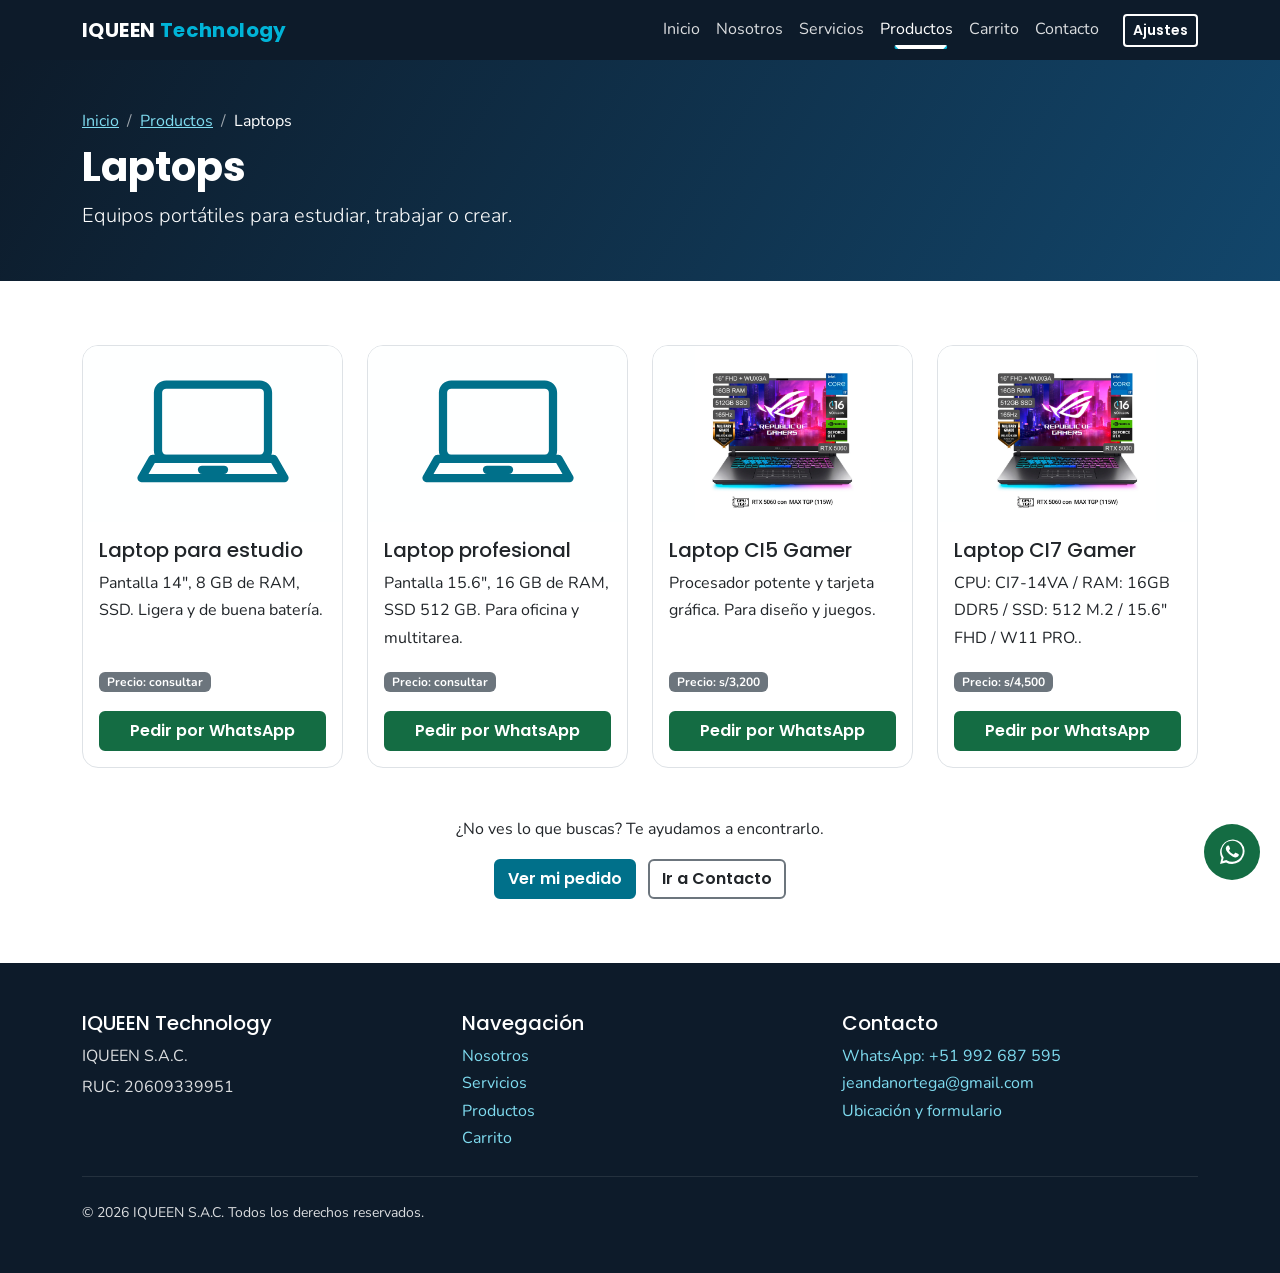
<file: laptops.html>
<!doctype html>
<!-- Página generada para el curso Desarrollo Web: HTML + CSS + Bootstrap 5.3.8 -->
<html lang="es">
<head>
  <meta charset="utf-8">
  <meta name="viewport" content="width=device-width, initial-scale=1">
  <title>Laptops | IQUEEN Technology</title>
  <meta name="description" content="Equipos portátiles para estudiar, trabajar o crear. Pide por WhatsApp.">
  <link rel="icon" href="img/favicon.svg" type="image/svg+xml">

  <!-- FUENTES PERSONALIZADAS (Google Fonts): Poppins para títulos y Nunito para el texto -->
  <link rel="preconnect" href="https://fonts.googleapis.com">
  <link rel="preconnect" href="https://fonts.gstatic.com" crossorigin>
  <link href="https://fonts.googleapis.com/css2?family=Nunito:wght@400;600;700&family=Poppins:wght@500;600;700&display=swap" rel="stylesheet">

  <!-- BOOTSTRAP 5.3.8 (CSS) -->
  <link href="https://cdn.jsdelivr.net/npm/bootstrap@5.3.8/dist/css/bootstrap.min.css" rel="stylesheet" integrity="sha384-sRIl4kxILFvY47J16cr9ZwB07vP4J8+LH7qKQnuqkuIAvNWLzeN8tE5YBujZqJLB" crossorigin="anonymous">

  <!-- NUESTRO CSS (va después de Bootstrap para poder personalizarlo) -->
  <link rel="stylesheet" href="css/estilos.css">
</head>
<body>
  <a class="saltar-contenido" href="#contenido">Saltar al contenido</a>

  <!-- ENCABEZADO + MENÚ DE NAVEGACIÓN (etiquetas semánticas <header> y <nav>) -->
  <header>
    <nav class="navbar navbar-expand-lg navbar-dark sticky-top" aria-label="Menú principal">
      <div class="container">
        <a class="navbar-brand" href="index.html">IQUEEN <span>Technology</span></a>
        <button class="navbar-toggler" type="button" data-bs-toggle="collapse" data-bs-target="#menu" aria-controls="menu" aria-expanded="false" aria-label="Abrir o cerrar el menú">
          <span class="navbar-toggler-icon"></span>
        </button>
        <div class="collapse navbar-collapse" id="menu">
          <ul class="navbar-nav ms-auto align-items-lg-center">
          <li class="nav-item"><a class="nav-link" href="index.html">Inicio</a></li>
          <li class="nav-item"><a class="nav-link" href="nosotros.html">Nosotros</a></li>
          <li class="nav-item"><a class="nav-link" href="servicios.html">Servicios</a></li>
          <li class="nav-item dropdown">
            <a class="nav-link dropdown-toggle active" href="productos.html" role="button" data-bs-toggle="dropdown" aria-expanded="false">Productos</a>
            <ul class="dropdown-menu">
              <li><a class="dropdown-item" href="productos.html">Todas las categorías</a></li>
              <li><hr class="dropdown-divider"></li>
              <li><a class="dropdown-item" href="laptops.html">Laptops</a></li><li><a class="dropdown-item" href="pcs.html">PC's</a></li><li><a class="dropdown-item" href="domotica.html">Domótica</a></li><li><a class="dropdown-item" href="seguridad.html">Seguridad</a></li>
            </ul>
          </li>
          <li class="nav-item"><a class="nav-link" href="carrito.html">Carrito</a></li>
          <li class="nav-item"><a class="nav-link" href="contacto.html">Contacto</a></li>
          </ul>
          <!-- Botón que abre el panel de configuración del usuario -->
          <button class="btn btn-claro btn-sm ms-lg-3 mt-2 mt-lg-0" type="button" data-bs-toggle="offcanvas" data-bs-target="#panel-ajustes" aria-controls="panel-ajustes">Ajustes</button>
        </div>
      </div>
    </nav>
  </header>

  <!-- CONFIGURACIÓN ÚTIL PARA EL USUARIO (solo HTML + CSS; el CSS está en la sección 7 de estilos.css) -->
  <aside class="offcanvas offcanvas-end" tabindex="-1" id="panel-ajustes" aria-labelledby="titulo-ajustes">
    <div class="offcanvas-header">
      <h2 class="offcanvas-title h5" id="titulo-ajustes">Ajustes de la página</h2>
      <button type="button" class="btn-close" data-bs-dismiss="offcanvas" aria-label="Cerrar ajustes"></button>
    </div>
    <div class="offcanvas-body">
      <p class="text-secondary small">Personaliza cómo ves esta página. Los cambios se aplican al instante.</p>

      <div class="form-check form-switch mb-3">
        <input class="form-check-input" type="checkbox" role="switch" id="ajuste-oscuro">
        <label class="form-check-label" for="ajuste-oscuro">Modo oscuro</label>
      </div>

      <fieldset class="mb-3">
        <legend class="fs-6">Tamaño del texto</legend>
        <div class="btn-group w-100" role="group" aria-label="Tamaño del texto">
          <input type="radio" class="btn-check" name="txt" id="txt-normal" checked>
          <label class="btn btn-outline-secondary" for="txt-normal">A</label>
          <input type="radio" class="btn-check" name="txt" id="txt-medio">
          <label class="btn btn-outline-secondary" for="txt-medio">A+</label>
          <input type="radio" class="btn-check" name="txt" id="txt-grande">
          <label class="btn btn-outline-secondary" for="txt-grande">A++</label>
        </div>
      </fieldset>

      <div class="form-check form-switch mb-3">
        <input class="form-check-input" type="checkbox" role="switch" id="ajuste-sin-anim">
        <label class="form-check-label" for="ajuste-sin-anim">Quitar animaciones</label>
      </div>
      <p class="text-secondary small mb-0">Al cambiar de página los ajustes vuelven a su estado inicial.</p>
    </div>
  </aside>

  <!-- CONTENIDO PRINCIPAL -->
  <main id="contenido">
    <!-- Cabecera de la página (ANIMACIÓN 4: degradado en movimiento) -->
    <section class="cabecera">
      <div class="container">
      <nav aria-label="Ruta de navegación">
        <ol class="breadcrumb mb-2"><li class="breadcrumb-item"><a href="index.html">Inicio</a></li><li class="breadcrumb-item"><a href="productos.html">Productos</a></li><li class="breadcrumb-item active" aria-current="page">Laptops</li></ol>
      </nav>
        <h1 class="anim-aparecer">Laptops</h1>
        <p class="lead mb-0 anim-aparecer retardo-1">Equipos portátiles para estudiar, trabajar o crear.</p>
      </div>
    </section>

    <section class="seccion" aria-labelledby="t-laptops">
      <div class="container">
        <h2 class="visually-hidden" id="t-laptops">Productos de Laptops</h2>
        <div class="row g-4">
        <div class="col-md-6 col-lg-3 anim-aparecer retardo-1">
          <!-- RELLENAR: producto real (nombre, descripción y precio). El precio real lo calcula tu fórmula: costo x 1.12 x tipo de cambio x 1.18 -->
          <article class="card tarjeta">
            <div class="marco-img"><img src="img/cat-laptops.svg" alt="" width="100%" height="200"></div>
            <div class="card-body d-flex flex-column">
              <h3 class="h5 card-title">Laptop para estudio</h3>
              <p class="card-text">Pantalla 14", 8 GB de RAM, SSD. Ligera y de buena batería.</p>
              <p class="mt-auto"><span class="badge text-bg-secondary">Precio: consultar</span></p>
              <a class="btn btn-wsp" href="https://wa.me/51992687595?text=Hola%20IQUEEN%2C%20quiero%20pedir%3A%20Laptop%20para%20estudio" target="_blank" rel="noopener">Pedir por WhatsApp</a>
            </div>
          </article>
        </div>
        <div class="col-md-6 col-lg-3 anim-aparecer retardo-2">
          <!-- RELLENAR: producto real (nombre, descripción y precio). El precio real lo calcula tu fórmula: costo x 1.12 x tipo de cambio x 1.18 -->
          <article class="card tarjeta">
            <div class="marco-img"><img src="img/cat-laptops.svg" alt="" width="400" height="300"></div>
            <div class="card-body d-flex flex-column">
              <h3 class="h5 card-title">Laptop profesional</h3>
              <p class="card-text">Pantalla 15.6", 16 GB de RAM, SSD 512 GB. Para oficina y multitarea.</p>
              <p class="mt-auto"><span class="badge text-bg-secondary">Precio: consultar</span></p>
              <a class="btn btn-wsp" href="https://wa.me/51992687595?text=Hola%20IQUEEN%2C%20quiero%20pedir%3A%20Laptop%20profesional" target="_blank" rel="noopener">Pedir por WhatsApp</a>
            </div>
          </article>
        </div>
        <div class="col-md-6 col-lg-3 anim-aparecer retardo-3">
          <!-- RELLENAR: producto real (nombre, descripción y precio). El precio real lo calcula tu fórmula: costo x 1.12 x tipo de cambio x 1.18 -->
          <article class="card tarjeta">
            <div class="marco-img"><img src="picsproductos/lenovoLOQci5.webp" alt="" width="400" height="300"></div>
            <div class="card-body d-flex flex-column">
              <h3 class="h5 card-title">Laptop CI5 Gamer</h3>
              <p class="card-text">Procesador potente y tarjeta gráfica. Para diseño y juegos.</p>
              <p class="mt-auto"><span class="badge text-bg-secondary">Precio: s/3,200</span></p>
              <a class="btn btn-wsp" href="https://wa.me/51992687595?text=Hola%20IQUEEN%2C%20quiero%20pedir%3A%20Laptop%20de%20alto%20rendimiento" target="_blank" rel="noopener">Pedir por WhatsApp</a>
            </div>
          </article>
        </div>
        <div class="col-md-6 col-lg-3 anim-aparecer retardo-3">
          <!-- RELLENAR: producto real (nombre, descripción y precio). El precio real lo calcula tu fórmula: costo x 1.12 x tipo de cambio x 1.18 -->
          <article class="card tarjeta">
            <div class="marco-img"><img src="picsproductos/lenovoLOQci5.webp" alt="" width="400" height="300"></div>
            <div class="card-body d-flex flex-column">
              <h3 class="h5 card-title">Laptop CI7 Gamer</h3>
              <p class="card-text">CPU: CI7-14VA / RAM: 16GB DDR5 / SSD: 512 M.2 / 15.6" FHD / W11 PRO..</p>
              <p class="mt-auto"><span class="badge text-bg-secondary">Precio: s/4,500</span></p>
              <a class="btn btn-wsp" href="https://wa.me/51992687595?text=Hola%20IQUEEN%2C%20quiero%20pedir%3A%20Laptop%20de%20alto%20rendimiento" target="_blank" rel="noopener">Pedir por WhatsApp</a>
            </div>
          </article>
        </div>
        </div>
        <div class="text-center mt-5">
          <p>¿No ves lo que buscas? Te ayudamos a encontrarlo.</p>
          <a class="btn btn-iq me-2" href="carrito.html">Ver mi pedido</a>
          <a class="btn btn-claro border-secondary text-body" href="contacto.html">Ir a Contacto</a>
        </div>
      </div>
    </section>
  </main>

  <!-- BOTÓN FLOTANTE DE WHATSAPP (ANIMACIÓN 3: pulso) -->
  <a class="wsp-flotante" href="https://wa.me/51992687595?text=Hola%20IQUEEN%2C%20necesito%20informaci%C3%B3n." target="_blank" rel="noopener" aria-label="Escribir por WhatsApp (se abre en otra pestaña)"><svg aria-hidden="true" width="26" height="26" viewBox="0 0 24 24" fill="currentColor"><path d="M20.5 3.5A11.7 11.7 0 0 0 2.3 17.6L1 23l5.5-1.4a11.7 11.7 0 0 0 5.6 1.4h.01A11.7 11.7 0 0 0 20.5 3.5zM12.1 21a9.7 9.7 0 0 1-5-1.4l-.35-.2-3.3.85.9-3.2-.25-.35A9.7 9.7 0 1 1 12.1 21zm5.3-7.3c-.3-.15-1.7-.85-2-.95s-.45-.15-.65.15-.75.95-.9 1.15-.35.2-.65.05a7.9 7.9 0 0 1-2.3-1.4 8.7 8.7 0 0 1-1.6-2c-.15-.3 0-.45.13-.6l.45-.5a2 2 0 0 0 .3-.5.55.55 0 0 0 0-.5c-.07-.15-.65-1.55-.9-2.1s-.5-.5-.65-.5h-.55a1.1 1.1 0 0 0-.8.4 3.3 3.3 0 0 0-1 2.45 5.7 5.7 0 0 0 1.2 3 13 13 0 0 0 5 4.4c.7.3 1.25.5 1.7.6a4.1 4.1 0 0 0 1.9.1 3.1 3.1 0 0 0 2-1.4 2.5 2.5 0 0 0 .17-1.4c-.07-.12-.27-.2-.57-.35z"/></svg></a>

  <!-- PIE DE PÁGINA -->
  <footer class="pie py-5">
    <div class="container">
      <div class="row gy-4">
        <div class="col-md-4">
          <h2 class="h5 text-white">IQUEEN Technology</h2>
          <p class="mb-1">IQUEEN S.A.C.</p>
          <p class="mb-0">RUC: 20609339951</p>
        </div>
        <div class="col-md-4">
          <h2 class="h5 text-white">Navegación</h2>
          <ul class="list-unstyled mb-0">
            <li><a href="nosotros.html">Nosotros</a></li>
            <li><a href="servicios.html">Servicios</a></li>
            <li><a href="productos.html">Productos</a></li>
            <li><a href="carrito.html">Carrito</a></li>
          </ul>
        </div>
        <div class="col-md-4">
          <h2 class="h5 text-white">Contacto</h2>
          <ul class="list-unstyled mb-0">
            <li><a href="https://wa.me/51992687595?text=Hola%20IQUEEN" target="_blank" rel="noopener">WhatsApp: +51 992 687 595</a></li>
            <li><a href="mailto:jeandanortega@gmail.com">jeandanortega@gmail.com</a></li>
            <li><a href="contacto.html">Ubicación y formulario</a></li>
          </ul>
        </div>
      </div>
      <hr class="border-secondary my-4">
      <p class="small mb-0">&copy; 2026 IQUEEN S.A.C. Todos los derechos reservados.</p>
    </div>
  </footer>

  <!-- BOOTSTRAP 5.3.8 (JavaScript): necesario para el menú móvil, el desplegable y el panel de ajustes -->
  <script src="https://cdn.jsdelivr.net/npm/bootstrap@5.3.8/dist/js/bootstrap.bundle.min.js" integrity="sha384-FKyoEForCGlyvwx9Hj09JcYn3nv7wiPVlz7YYwJrWVcXK/BmnVDxM+D2scQbITxI" crossorigin="anonymous"></script>
</body>
</html>
</file>
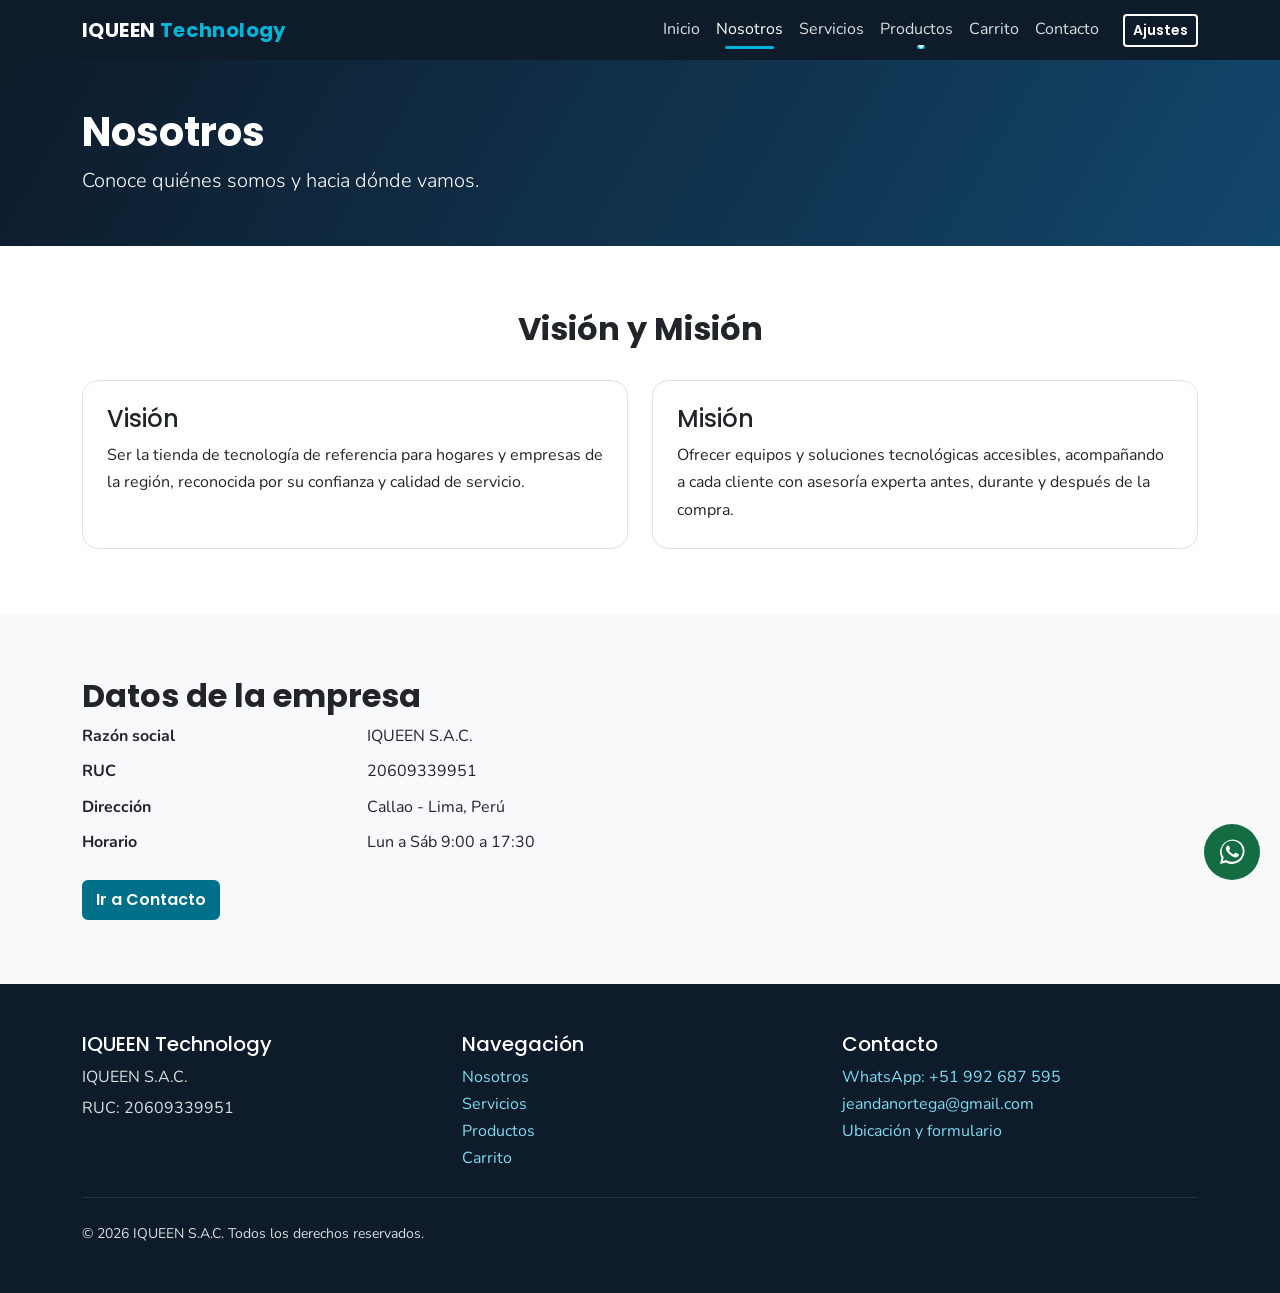
<file: nosotros.html>
<!doctype html>
<!-- Página generada para el curso Desarrollo Web: HTML + CSS + Bootstrap 5.3.8 -->
<html lang="es">
<head>
  <meta charset="utf-8">
  <meta name="viewport" content="width=device-width, initial-scale=1">
  <title>Nosotros | IQUEEN Technology</title>
  <meta name="description" content="Conoce la visión, misión y datos de IQUEEN Technology.">
  <link rel="icon" href="img/favicon.svg" type="image/svg+xml">

  <!-- FUENTES PERSONALIZADAS (Google Fonts): Poppins para títulos y Nunito para el texto -->
  <link rel="preconnect" href="https://fonts.googleapis.com">
  <link rel="preconnect" href="https://fonts.gstatic.com" crossorigin>
  <link href="https://fonts.googleapis.com/css2?family=Nunito:wght@400;600;700&family=Poppins:wght@500;600;700&display=swap" rel="stylesheet">

  <!-- BOOTSTRAP 5.3.8 (CSS) -->
  <link href="https://cdn.jsdelivr.net/npm/bootstrap@5.3.8/dist/css/bootstrap.min.css" rel="stylesheet" integrity="sha384-sRIl4kxILFvY47J16cr9ZwB07vP4J8+LH7qKQnuqkuIAvNWLzeN8tE5YBujZqJLB" crossorigin="anonymous">

  <!-- NUESTRO CSS (va después de Bootstrap para poder personalizarlo) -->
  <link rel="stylesheet" href="css/estilos.css">
</head>
<body>
  <a class="saltar-contenido" href="#contenido">Saltar al contenido</a>

  <!-- ENCABEZADO + MENÚ DE NAVEGACIÓN (etiquetas semánticas <header> y <nav>) -->
  <header>
    <nav class="navbar navbar-expand-lg navbar-dark sticky-top" aria-label="Menú principal">
      <div class="container">
        <a class="navbar-brand" href="index.html">IQUEEN <span>Technology</span></a>
        <button class="navbar-toggler" type="button" data-bs-toggle="collapse" data-bs-target="#menu" aria-controls="menu" aria-expanded="false" aria-label="Abrir o cerrar el menú">
          <span class="navbar-toggler-icon"></span>
        </button>
        <div class="collapse navbar-collapse" id="menu">
          <ul class="navbar-nav ms-auto align-items-lg-center">
          <li class="nav-item"><a class="nav-link" href="index.html">Inicio</a></li>
          <li class="nav-item"><a class="nav-link active" href="nosotros.html" aria-current="page">Nosotros</a></li>
          <li class="nav-item"><a class="nav-link" href="servicios.html">Servicios</a></li>
          <li class="nav-item dropdown">
            <a class="nav-link dropdown-toggle" href="productos.html" role="button" data-bs-toggle="dropdown" aria-expanded="false">Productos</a>
            <ul class="dropdown-menu">
              <li><a class="dropdown-item" href="productos.html">Todas las categorías</a></li>
              <li><hr class="dropdown-divider"></li>
              <li><a class="dropdown-item" href="laptops.html">Laptops</a></li><li><a class="dropdown-item" href="pcs.html">PC's</a></li><li><a class="dropdown-item" href="domotica.html">Domótica</a></li><li><a class="dropdown-item" href="seguridad.html">Seguridad</a></li>
            </ul>
          </li>
          <li class="nav-item"><a class="nav-link" href="carrito.html">Carrito</a></li>
          <li class="nav-item"><a class="nav-link" href="contacto.html">Contacto</a></li>
          </ul>
          <!-- Botón que abre el panel de configuración del usuario -->
          <button class="btn btn-claro btn-sm ms-lg-3 mt-2 mt-lg-0" type="button" data-bs-toggle="offcanvas" data-bs-target="#panel-ajustes" aria-controls="panel-ajustes">Ajustes</button>
        </div>
      </div>
    </nav>
  </header>

  <!-- CONFIGURACIÓN ÚTIL PARA EL USUARIO (solo HTML + CSS; el CSS está en la sección 7 de estilos.css) -->
  <aside class="offcanvas offcanvas-end" tabindex="-1" id="panel-ajustes" aria-labelledby="titulo-ajustes">
    <div class="offcanvas-header">
      <h2 class="offcanvas-title h5" id="titulo-ajustes">Ajustes de la página</h2>
      <button type="button" class="btn-close" data-bs-dismiss="offcanvas" aria-label="Cerrar ajustes"></button>
    </div>
    <div class="offcanvas-body">
      <p class="text-secondary small">Personaliza cómo ves esta página. Los cambios se aplican al instante.</p>

      <div class="form-check form-switch mb-3">
        <input class="form-check-input" type="checkbox" role="switch" id="ajuste-oscuro">
        <label class="form-check-label" for="ajuste-oscuro">Modo oscuro</label>
      </div>

      <fieldset class="mb-3">
        <legend class="fs-6">Tamaño del texto</legend>
        <div class="btn-group w-100" role="group" aria-label="Tamaño del texto">
          <input type="radio" class="btn-check" name="txt" id="txt-normal" checked>
          <label class="btn btn-outline-secondary" for="txt-normal">A</label>
          <input type="radio" class="btn-check" name="txt" id="txt-medio">
          <label class="btn btn-outline-secondary" for="txt-medio">A+</label>
          <input type="radio" class="btn-check" name="txt" id="txt-grande">
          <label class="btn btn-outline-secondary" for="txt-grande">A++</label>
        </div>
      </fieldset>

      <div class="form-check form-switch mb-3">
        <input class="form-check-input" type="checkbox" role="switch" id="ajuste-sin-anim">
        <label class="form-check-label" for="ajuste-sin-anim">Quitar animaciones</label>
      </div>
      <p class="text-secondary small mb-0">Al cambiar de página los ajustes vuelven a su estado inicial.</p>
    </div>
  </aside>

  <!-- CONTENIDO PRINCIPAL -->
  <main id="contenido">
    <!-- Cabecera de la página (ANIMACIÓN 4: degradado en movimiento) -->
    <section class="cabecera">
      <div class="container">
        <h1 class="anim-aparecer">Nosotros</h1>
        <p class="lead mb-0 anim-aparecer retardo-1">Conoce quiénes somos y hacia dónde vamos.</p>
      </div>
    </section>

    <section class="seccion" aria-labelledby="t-vm">
      <div class="container">
        <h2 class="seccion-titulo text-center" id="t-vm">Visión y Misión</h2>
        <div class="row g-4 mt-2">
          <div class="col-md-6 anim-aparecer retardo-1">
            <article class="card tarjeta p-4"><h3 class="h4">Visión</h3>
              <p class="mb-0"><!-- RELLENAR: tu visión real -->Ser la tienda de tecnología de referencia para hogares y empresas de la región, reconocida por su confianza y calidad de servicio.</p></article>
          </div>
          <div class="col-md-6 anim-aparecer retardo-2">
            <article class="card tarjeta p-4"><h3 class="h4">Misión</h3>
              <p class="mb-0"><!-- RELLENAR: tu misión real -->Ofrecer equipos y soluciones tecnológicas accesibles, acompañando a cada cliente con asesoría experta antes, durante y después de la compra.</p></article>
          </div>
        </div>
      </div>
    </section>

    <section class="seccion bg-body-tertiary" aria-labelledby="t-datos">
      <div class="container">
        <h2 class="seccion-titulo" id="t-datos">Datos de la empresa</h2>
        <dl class="row">
          <dt class="col-sm-3">Razón social</dt><dd class="col-sm-9">IQUEEN S.A.C.</dd>
          <dt class="col-sm-3">RUC</dt><dd class="col-sm-9">20609339951</dd>
          <dt class="col-sm-3">Dirección</dt><dd class="col-sm-9">Callao - Lima, Perú</dd>
          <dt class="col-sm-3">Horario</dt><dd class="col-sm-9">Lun a Sáb 9:00 a 17:30</dd>
        </dl>
        <a class="btn btn-iq" href="contacto.html">Ir a Contacto</a>
      </div>
    </section>
  </main>

  <!-- BOTÓN FLOTANTE DE WHATSAPP (ANIMACIÓN 3: pulso) -->
  <a class="wsp-flotante" href="https://wa.me/51992687595?text=Hola%20IQUEEN%2C%20necesito%20informaci%C3%B3n." target="_blank" rel="noopener" aria-label="Escribir por WhatsApp (se abre en otra pestaña)"><svg aria-hidden="true" width="26" height="26" viewBox="0 0 24 24" fill="currentColor"><path d="M20.5 3.5A11.7 11.7 0 0 0 2.3 17.6L1 23l5.5-1.4a11.7 11.7 0 0 0 5.6 1.4h.01A11.7 11.7 0 0 0 20.5 3.5zM12.1 21a9.7 9.7 0 0 1-5-1.4l-.35-.2-3.3.85.9-3.2-.25-.35A9.7 9.7 0 1 1 12.1 21zm5.3-7.3c-.3-.15-1.7-.85-2-.95s-.45-.15-.65.15-.75.95-.9 1.15-.35.2-.65.05a7.9 7.9 0 0 1-2.3-1.4 8.7 8.7 0 0 1-1.6-2c-.15-.3 0-.45.13-.6l.45-.5a2 2 0 0 0 .3-.5.55.55 0 0 0 0-.5c-.07-.15-.65-1.55-.9-2.1s-.5-.5-.65-.5h-.55a1.1 1.1 0 0 0-.8.4 3.3 3.3 0 0 0-1 2.45 5.7 5.7 0 0 0 1.2 3 13 13 0 0 0 5 4.4c.7.3 1.25.5 1.7.6a4.1 4.1 0 0 0 1.9.1 3.1 3.1 0 0 0 2-1.4 2.5 2.5 0 0 0 .17-1.4c-.07-.12-.27-.2-.57-.35z"/></svg></a>

  <!-- PIE DE PÁGINA -->
  <footer class="pie py-5">
    <div class="container">
      <div class="row gy-4">
        <div class="col-md-4">
          <h2 class="h5 text-white">IQUEEN Technology</h2>
          <p class="mb-1">IQUEEN S.A.C.</p>
          <p class="mb-0">RUC: 20609339951</p>
        </div>
        <div class="col-md-4">
          <h2 class="h5 text-white">Navegación</h2>
          <ul class="list-unstyled mb-0">
            <li><a href="nosotros.html">Nosotros</a></li>
            <li><a href="servicios.html">Servicios</a></li>
            <li><a href="productos.html">Productos</a></li>
            <li><a href="carrito.html">Carrito</a></li>
          </ul>
        </div>
        <div class="col-md-4">
          <h2 class="h5 text-white">Contacto</h2>
          <ul class="list-unstyled mb-0">
            <li><a href="https://wa.me/51992687595?text=Hola%20IQUEEN" target="_blank" rel="noopener">WhatsApp: +51 992 687 595</a></li>
            <li><a href="mailto:jeandanortega@gmail.com">jeandanortega@gmail.com</a></li>
            <li><a href="contacto.html">Ubicación y formulario</a></li>
          </ul>
        </div>
      </div>
      <hr class="border-secondary my-4">
      <p class="small mb-0">&copy; 2026 IQUEEN S.A.C. Todos los derechos reservados.</p>
    </div>
  </footer>

  <!-- BOOTSTRAP 5.3.8 (JavaScript): necesario para el menú móvil, el desplegable y el panel de ajustes -->
  <script src="https://cdn.jsdelivr.net/npm/bootstrap@5.3.8/dist/js/bootstrap.bundle.min.js" integrity="sha384-FKyoEForCGlyvwx9Hj09JcYn3nv7wiPVlz7YYwJrWVcXK/BmnVDxM+D2scQbITxI" crossorigin="anonymous"></script>
</body>
</html>
</file>
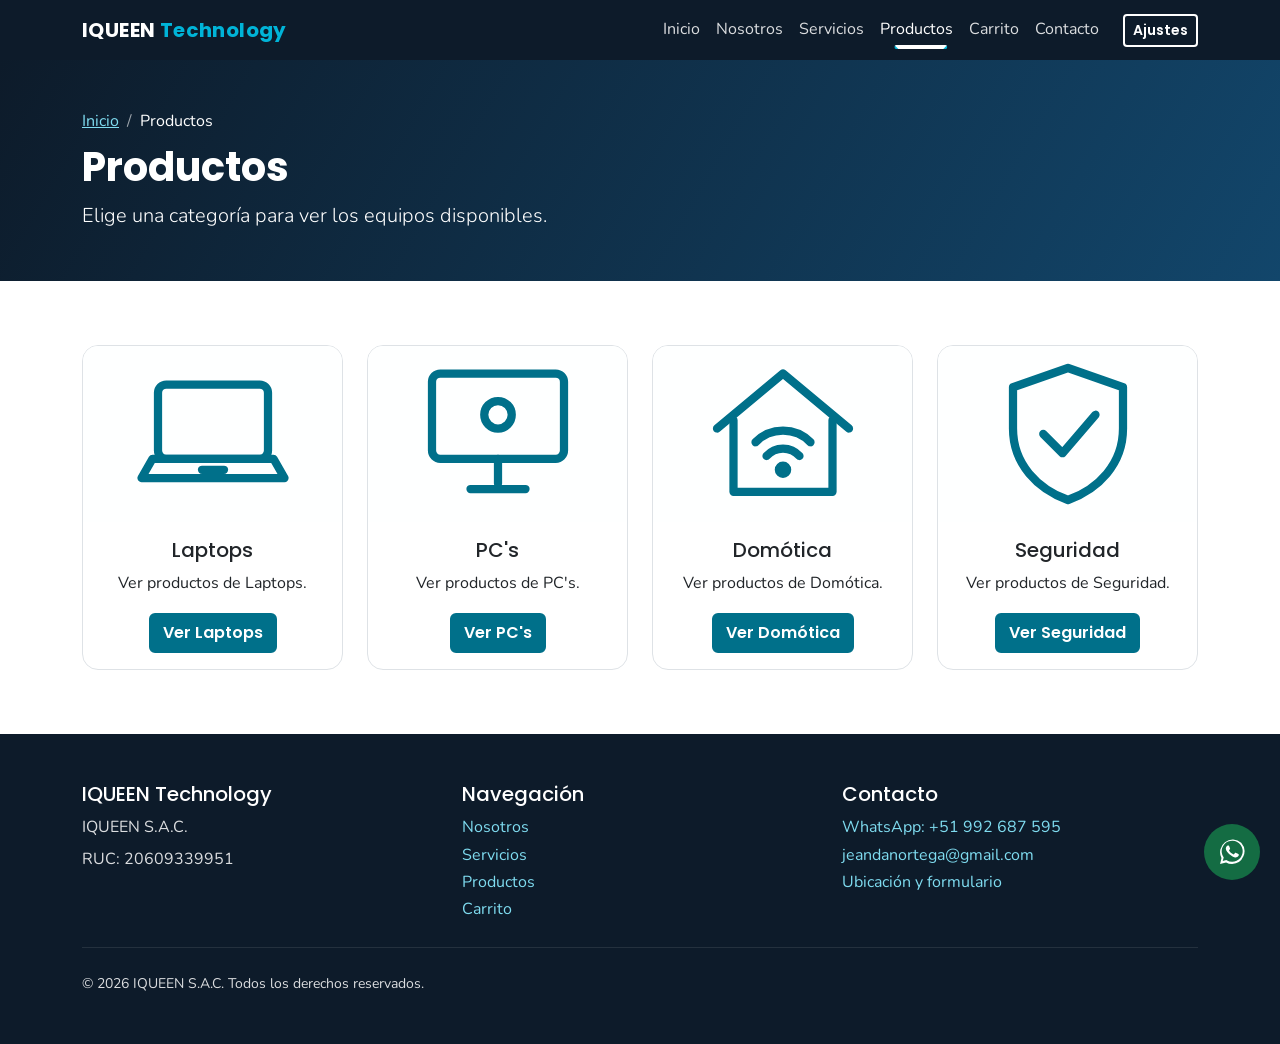
<file: productos.html>
<!doctype html>
<!-- Página generada para el curso Desarrollo Web: HTML + CSS + Bootstrap 5.3.8 -->
<html lang="es">
<head>
  <meta charset="utf-8">
  <meta name="viewport" content="width=device-width, initial-scale=1">
  <title>Productos | IQUEEN Technology</title>
  <meta name="description" content="Laptops, PC's, domótica y seguridad. Elige una categoría.">
  <link rel="icon" href="img/favicon.svg" type="image/svg+xml">

  <!-- FUENTES PERSONALIZADAS (Google Fonts): Poppins para títulos y Nunito para el texto -->
  <link rel="preconnect" href="https://fonts.googleapis.com">
  <link rel="preconnect" href="https://fonts.gstatic.com" crossorigin>
  <link href="https://fonts.googleapis.com/css2?family=Nunito:wght@400;600;700&family=Poppins:wght@500;600;700&display=swap" rel="stylesheet">

  <!-- BOOTSTRAP 5.3.8 (CSS) -->
  <link href="https://cdn.jsdelivr.net/npm/bootstrap@5.3.8/dist/css/bootstrap.min.css" rel="stylesheet" integrity="sha384-sRIl4kxILFvY47J16cr9ZwB07vP4J8+LH7qKQnuqkuIAvNWLzeN8tE5YBujZqJLB" crossorigin="anonymous">

  <!-- NUESTRO CSS (va después de Bootstrap para poder personalizarlo) -->
  <link rel="stylesheet" href="css/estilos.css">
</head>
<body>
  <a class="saltar-contenido" href="#contenido">Saltar al contenido</a>

  <!-- ENCABEZADO + MENÚ DE NAVEGACIÓN (etiquetas semánticas <header> y <nav>) -->
  <header>
    <nav class="navbar navbar-expand-lg navbar-dark sticky-top" aria-label="Menú principal">
      <div class="container">
        <a class="navbar-brand" href="index.html">IQUEEN <span>Technology</span></a>
        <button class="navbar-toggler" type="button" data-bs-toggle="collapse" data-bs-target="#menu" aria-controls="menu" aria-expanded="false" aria-label="Abrir o cerrar el menú">
          <span class="navbar-toggler-icon"></span>
        </button>
        <div class="collapse navbar-collapse" id="menu">
          <ul class="navbar-nav ms-auto align-items-lg-center">
          <li class="nav-item"><a class="nav-link" href="index.html">Inicio</a></li>
          <li class="nav-item"><a class="nav-link" href="nosotros.html">Nosotros</a></li>
          <li class="nav-item"><a class="nav-link" href="servicios.html">Servicios</a></li>
          <li class="nav-item dropdown">
            <a class="nav-link dropdown-toggle active" href="productos.html" role="button" data-bs-toggle="dropdown" aria-expanded="false">Productos</a>
            <ul class="dropdown-menu">
              <li><a class="dropdown-item" href="productos.html">Todas las categorías</a></li>
              <li><hr class="dropdown-divider"></li>
              <li><a class="dropdown-item" href="laptops.html">Laptops</a></li><li><a class="dropdown-item" href="pcs.html">PC's</a></li><li><a class="dropdown-item" href="domotica.html">Domótica</a></li><li><a class="dropdown-item" href="seguridad.html">Seguridad</a></li>
            </ul>
          </li>
          <li class="nav-item"><a class="nav-link" href="carrito.html">Carrito</a></li>
          <li class="nav-item"><a class="nav-link" href="contacto.html">Contacto</a></li>
          </ul>
          <!-- Botón que abre el panel de configuración del usuario -->
          <button class="btn btn-claro btn-sm ms-lg-3 mt-2 mt-lg-0" type="button" data-bs-toggle="offcanvas" data-bs-target="#panel-ajustes" aria-controls="panel-ajustes">Ajustes</button>
        </div>
      </div>
    </nav>
  </header>

  <!-- CONFIGURACIÓN ÚTIL PARA EL USUARIO (solo HTML + CSS; el CSS está en la sección 7 de estilos.css) -->
  <aside class="offcanvas offcanvas-end" tabindex="-1" id="panel-ajustes" aria-labelledby="titulo-ajustes">
    <div class="offcanvas-header">
      <h2 class="offcanvas-title h5" id="titulo-ajustes">Ajustes de la página</h2>
      <button type="button" class="btn-close" data-bs-dismiss="offcanvas" aria-label="Cerrar ajustes"></button>
    </div>
    <div class="offcanvas-body">
      <p class="text-secondary small">Personaliza cómo ves esta página. Los cambios se aplican al instante.</p>

      <div class="form-check form-switch mb-3">
        <input class="form-check-input" type="checkbox" role="switch" id="ajuste-oscuro">
        <label class="form-check-label" for="ajuste-oscuro">Modo oscuro</label>
      </div>

      <fieldset class="mb-3">
        <legend class="fs-6">Tamaño del texto</legend>
        <div class="btn-group w-100" role="group" aria-label="Tamaño del texto">
          <input type="radio" class="btn-check" name="txt" id="txt-normal" checked>
          <label class="btn btn-outline-secondary" for="txt-normal">A</label>
          <input type="radio" class="btn-check" name="txt" id="txt-medio">
          <label class="btn btn-outline-secondary" for="txt-medio">A+</label>
          <input type="radio" class="btn-check" name="txt" id="txt-grande">
          <label class="btn btn-outline-secondary" for="txt-grande">A++</label>
        </div>
      </fieldset>

      <div class="form-check form-switch mb-3">
        <input class="form-check-input" type="checkbox" role="switch" id="ajuste-sin-anim">
        <label class="form-check-label" for="ajuste-sin-anim">Quitar animaciones</label>
      </div>
      <p class="text-secondary small mb-0">Al cambiar de página los ajustes vuelven a su estado inicial.</p>
    </div>
  </aside>

  <!-- CONTENIDO PRINCIPAL -->
  <main id="contenido">
    <!-- Cabecera de la página (ANIMACIÓN 4: degradado en movimiento) -->
    <section class="cabecera">
      <div class="container">
      <nav aria-label="Ruta de navegación">
        <ol class="breadcrumb mb-2"><li class="breadcrumb-item"><a href="index.html">Inicio</a></li><li class="breadcrumb-item active" aria-current="page">Productos</li></ol>
      </nav>
        <h1 class="anim-aparecer">Productos</h1>
        <p class="lead mb-0 anim-aparecer retardo-1">Elige una categoría para ver los equipos disponibles.</p>
      </div>
    </section>

    <section class="seccion" aria-labelledby="t-p">
      <div class="container text-center">
        <h2 class="visually-hidden" id="t-p">Categorías de productos</h2>
        <div class="row g-4">
        <div class="col-sm-6 col-lg-3 anim-aparecer retardo-1">
          <article class="card tarjeta text-center">
            <div class="marco-img"><img src="img/cat-laptops.svg" alt="" width="400" height="176"></div>
            <div class="card-body">
              <h3 class="h5 card-title">Laptops</h3>
              <p class="card-text">Ver productos de Laptops.</p>
              <a class="btn btn-iq stretched-link" href="laptops.html">Ver Laptops</a>
            </div>
          </article>
        </div>
        <div class="col-sm-6 col-lg-3 anim-aparecer retardo-2">
          <article class="card tarjeta text-center">
            <div class="marco-img"><img src="img/cat-pcs.svg" alt="" width="400" height="176"></div>
            <div class="card-body">
              <h3 class="h5 card-title">PC's</h3>
              <p class="card-text">Ver productos de PC's.</p>
              <a class="btn btn-iq stretched-link" href="pcs.html">Ver PC's</a>
            </div>
          </article>
        </div>
        <div class="col-sm-6 col-lg-3 anim-aparecer retardo-3">
          <article class="card tarjeta text-center">
            <div class="marco-img"><img src="img/cat-domotica.svg" alt="" width="400" height="176"></div>
            <div class="card-body">
              <h3 class="h5 card-title">Domótica</h3>
              <p class="card-text">Ver productos de Domótica.</p>
              <a class="btn btn-iq stretched-link" href="domotica.html">Ver Domótica</a>
            </div>
          </article>
        </div>
        <div class="col-sm-6 col-lg-3 anim-aparecer retardo-4">
          <article class="card tarjeta text-center">
            <div class="marco-img"><img src="img/cat-seguridad.svg" alt="" width="400" height="176"></div>
            <div class="card-body">
              <h3 class="h5 card-title">Seguridad</h3>
              <p class="card-text">Ver productos de Seguridad.</p>
              <a class="btn btn-iq stretched-link" href="seguridad.html">Ver Seguridad</a>
            </div>
          </article>
        </div>
        </div>
      </div>
    </section>
  </main>

  <!-- BOTÓN FLOTANTE DE WHATSAPP (ANIMACIÓN 3: pulso) -->
  <a class="wsp-flotante" href="https://wa.me/51992687595?text=Hola%20IQUEEN%2C%20necesito%20informaci%C3%B3n." target="_blank" rel="noopener" aria-label="Escribir por WhatsApp (se abre en otra pestaña)"><svg aria-hidden="true" width="26" height="26" viewBox="0 0 24 24" fill="currentColor"><path d="M20.5 3.5A11.7 11.7 0 0 0 2.3 17.6L1 23l5.5-1.4a11.7 11.7 0 0 0 5.6 1.4h.01A11.7 11.7 0 0 0 20.5 3.5zM12.1 21a9.7 9.7 0 0 1-5-1.4l-.35-.2-3.3.85.9-3.2-.25-.35A9.7 9.7 0 1 1 12.1 21zm5.3-7.3c-.3-.15-1.7-.85-2-.95s-.45-.15-.65.15-.75.95-.9 1.15-.35.2-.65.05a7.9 7.9 0 0 1-2.3-1.4 8.7 8.7 0 0 1-1.6-2c-.15-.3 0-.45.13-.6l.45-.5a2 2 0 0 0 .3-.5.55.55 0 0 0 0-.5c-.07-.15-.65-1.55-.9-2.1s-.5-.5-.65-.5h-.55a1.1 1.1 0 0 0-.8.4 3.3 3.3 0 0 0-1 2.45 5.7 5.7 0 0 0 1.2 3 13 13 0 0 0 5 4.4c.7.3 1.25.5 1.7.6a4.1 4.1 0 0 0 1.9.1 3.1 3.1 0 0 0 2-1.4 2.5 2.5 0 0 0 .17-1.4c-.07-.12-.27-.2-.57-.35z"/></svg></a>

  <!-- PIE DE PÁGINA -->
  <footer class="pie py-5">
    <div class="container">
      <div class="row gy-4">
        <div class="col-md-4">
          <h2 class="h5 text-white">IQUEEN Technology</h2>
          <p class="mb-1">IQUEEN S.A.C.</p>
          <p class="mb-0">RUC: 20609339951</p>
        </div>
        <div class="col-md-4">
          <h2 class="h5 text-white">Navegación</h2>
          <ul class="list-unstyled mb-0">
            <li><a href="nosotros.html">Nosotros</a></li>
            <li><a href="servicios.html">Servicios</a></li>
            <li><a href="productos.html">Productos</a></li>
            <li><a href="carrito.html">Carrito</a></li>
          </ul>
        </div>
        <div class="col-md-4">
          <h2 class="h5 text-white">Contacto</h2>
          <ul class="list-unstyled mb-0">
            <li><a href="https://wa.me/51992687595?text=Hola%20IQUEEN" target="_blank" rel="noopener">WhatsApp: +51 992 687 595</a></li>
            <li><a href="mailto:jeandanortega@gmail.com">jeandanortega@gmail.com</a></li>
            <li><a href="contacto.html">Ubicación y formulario</a></li>
          </ul>
        </div>
      </div>
      <hr class="border-secondary my-4">
      <p class="small mb-0">&copy; 2026 IQUEEN S.A.C. Todos los derechos reservados.</p>
    </div>
  </footer>

  <!-- BOOTSTRAP 5.3.8 (JavaScript): necesario para el menú móvil, el desplegable y el panel de ajustes -->
  <script src="https://cdn.jsdelivr.net/npm/bootstrap@5.3.8/dist/js/bootstrap.bundle.min.js" integrity="sha384-FKyoEForCGlyvwx9Hj09JcYn3nv7wiPVlz7YYwJrWVcXK/BmnVDxM+D2scQbITxI" crossorigin="anonymous"></script>
</body>
</html>
</file>
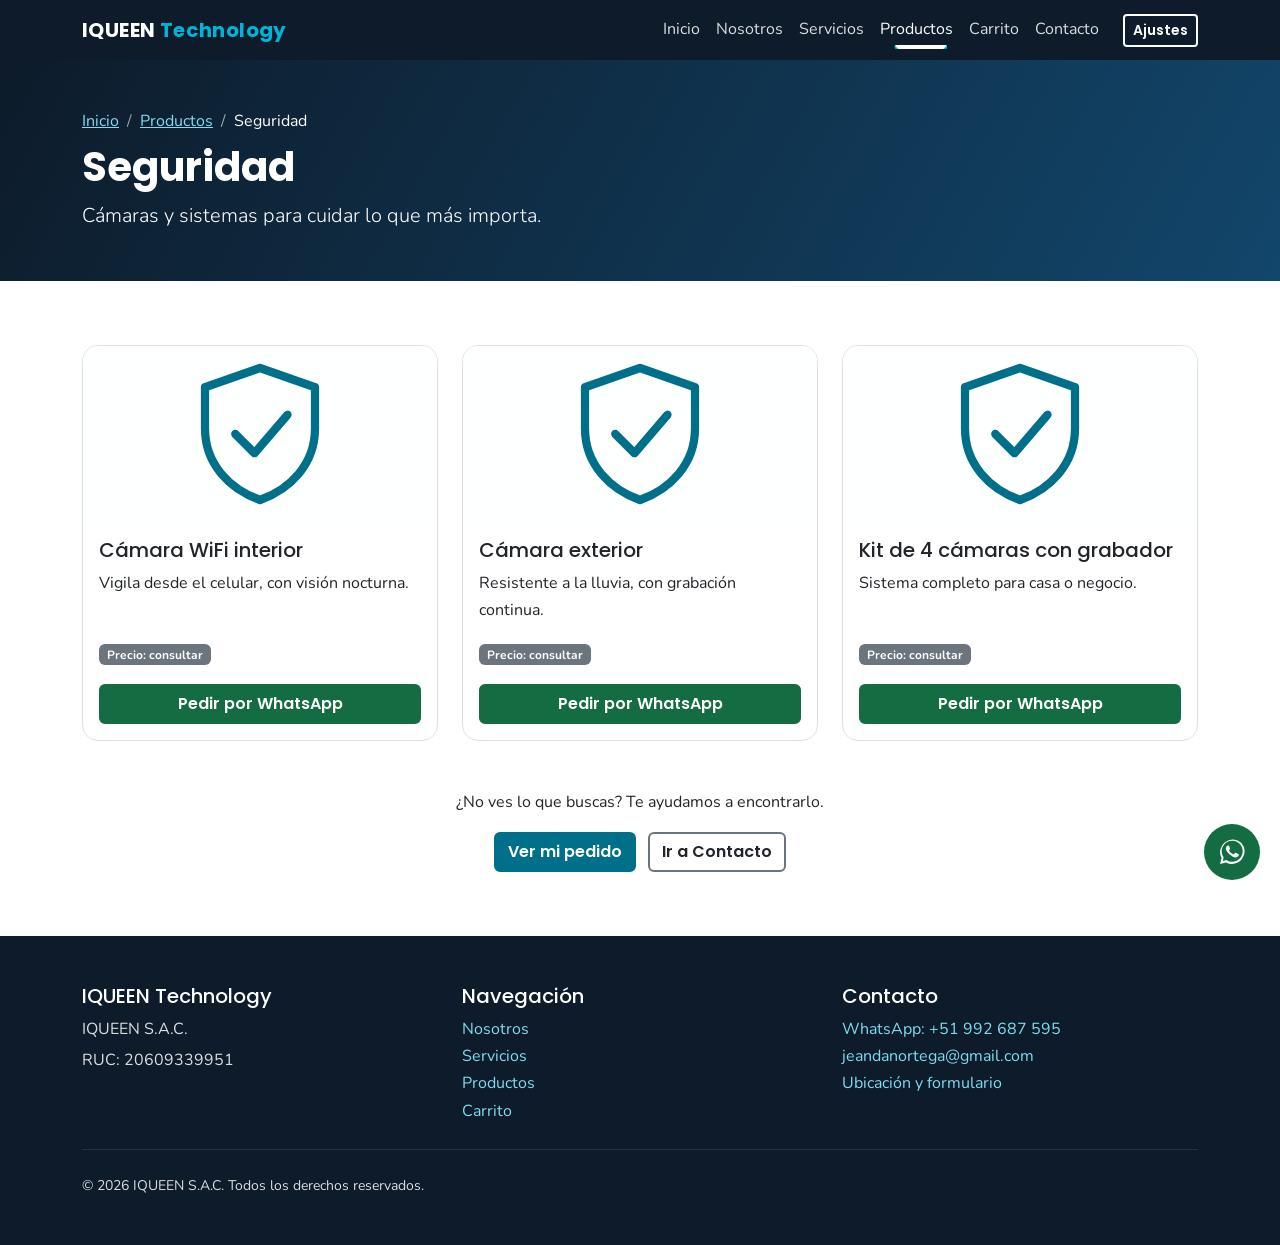
<file: seguridad.html>
<!doctype html>
<!-- Página generada para el curso Desarrollo Web: HTML + CSS + Bootstrap 5.3.8 -->
<html lang="es">
<head>
  <meta charset="utf-8">
  <meta name="viewport" content="width=device-width, initial-scale=1">
  <title>Seguridad | IQUEEN Technology</title>
  <meta name="description" content="Cámaras y sistemas para cuidar lo que más importa. Pide por WhatsApp.">
  <link rel="icon" href="img/favicon.svg" type="image/svg+xml">

  <!-- FUENTES PERSONALIZADAS (Google Fonts): Poppins para títulos y Nunito para el texto -->
  <link rel="preconnect" href="https://fonts.googleapis.com">
  <link rel="preconnect" href="https://fonts.gstatic.com" crossorigin>
  <link href="https://fonts.googleapis.com/css2?family=Nunito:wght@400;600;700&family=Poppins:wght@500;600;700&display=swap" rel="stylesheet">

  <!-- BOOTSTRAP 5.3.8 (CSS) -->
  <link href="https://cdn.jsdelivr.net/npm/bootstrap@5.3.8/dist/css/bootstrap.min.css" rel="stylesheet" integrity="sha384-sRIl4kxILFvY47J16cr9ZwB07vP4J8+LH7qKQnuqkuIAvNWLzeN8tE5YBujZqJLB" crossorigin="anonymous">

  <!-- NUESTRO CSS (va después de Bootstrap para poder personalizarlo) -->
  <link rel="stylesheet" href="css/estilos.css">
</head>
<body>
  <a class="saltar-contenido" href="#contenido">Saltar al contenido</a>

  <!-- ENCABEZADO + MENÚ DE NAVEGACIÓN (etiquetas semánticas <header> y <nav>) -->
  <header>
    <nav class="navbar navbar-expand-lg navbar-dark sticky-top" aria-label="Menú principal">
      <div class="container">
        <a class="navbar-brand" href="index.html">IQUEEN <span>Technology</span></a>
        <button class="navbar-toggler" type="button" data-bs-toggle="collapse" data-bs-target="#menu" aria-controls="menu" aria-expanded="false" aria-label="Abrir o cerrar el menú">
          <span class="navbar-toggler-icon"></span>
        </button>
        <div class="collapse navbar-collapse" id="menu">
          <ul class="navbar-nav ms-auto align-items-lg-center">
          <li class="nav-item"><a class="nav-link" href="index.html">Inicio</a></li>
          <li class="nav-item"><a class="nav-link" href="nosotros.html">Nosotros</a></li>
          <li class="nav-item"><a class="nav-link" href="servicios.html">Servicios</a></li>
          <li class="nav-item dropdown">
            <a class="nav-link dropdown-toggle active" href="productos.html" role="button" data-bs-toggle="dropdown" aria-expanded="false">Productos</a>
            <ul class="dropdown-menu">
              <li><a class="dropdown-item" href="productos.html">Todas las categorías</a></li>
              <li><hr class="dropdown-divider"></li>
              <li><a class="dropdown-item" href="laptops.html">Laptops</a></li><li><a class="dropdown-item" href="pcs.html">PC's</a></li><li><a class="dropdown-item" href="domotica.html">Domótica</a></li><li><a class="dropdown-item" href="seguridad.html">Seguridad</a></li>
            </ul>
          </li>
          <li class="nav-item"><a class="nav-link" href="carrito.html">Carrito</a></li>
          <li class="nav-item"><a class="nav-link" href="contacto.html">Contacto</a></li>
          </ul>
          <!-- Botón que abre el panel de configuración del usuario -->
          <button class="btn btn-claro btn-sm ms-lg-3 mt-2 mt-lg-0" type="button" data-bs-toggle="offcanvas" data-bs-target="#panel-ajustes" aria-controls="panel-ajustes">Ajustes</button>
        </div>
      </div>
    </nav>
  </header>

  <!-- CONFIGURACIÓN ÚTIL PARA EL USUARIO (solo HTML + CSS; el CSS está en la sección 7 de estilos.css) -->
  <aside class="offcanvas offcanvas-end" tabindex="-1" id="panel-ajustes" aria-labelledby="titulo-ajustes">
    <div class="offcanvas-header">
      <h2 class="offcanvas-title h5" id="titulo-ajustes">Ajustes de la página</h2>
      <button type="button" class="btn-close" data-bs-dismiss="offcanvas" aria-label="Cerrar ajustes"></button>
    </div>
    <div class="offcanvas-body">
      <p class="text-secondary small">Personaliza cómo ves esta página. Los cambios se aplican al instante.</p>

      <div class="form-check form-switch mb-3">
        <input class="form-check-input" type="checkbox" role="switch" id="ajuste-oscuro">
        <label class="form-check-label" for="ajuste-oscuro">Modo oscuro</label>
      </div>

      <fieldset class="mb-3">
        <legend class="fs-6">Tamaño del texto</legend>
        <div class="btn-group w-100" role="group" aria-label="Tamaño del texto">
          <input type="radio" class="btn-check" name="txt" id="txt-normal" checked>
          <label class="btn btn-outline-secondary" for="txt-normal">A</label>
          <input type="radio" class="btn-check" name="txt" id="txt-medio">
          <label class="btn btn-outline-secondary" for="txt-medio">A+</label>
          <input type="radio" class="btn-check" name="txt" id="txt-grande">
          <label class="btn btn-outline-secondary" for="txt-grande">A++</label>
        </div>
      </fieldset>

      <div class="form-check form-switch mb-3">
        <input class="form-check-input" type="checkbox" role="switch" id="ajuste-sin-anim">
        <label class="form-check-label" for="ajuste-sin-anim">Quitar animaciones</label>
      </div>
      <p class="text-secondary small mb-0">Al cambiar de página los ajustes vuelven a su estado inicial.</p>
    </div>
  </aside>

  <!-- CONTENIDO PRINCIPAL -->
  <main id="contenido">
    <!-- Cabecera de la página (ANIMACIÓN 4: degradado en movimiento) -->
    <section class="cabecera">
      <div class="container">
      <nav aria-label="Ruta de navegación">
        <ol class="breadcrumb mb-2"><li class="breadcrumb-item"><a href="index.html">Inicio</a></li><li class="breadcrumb-item"><a href="productos.html">Productos</a></li><li class="breadcrumb-item active" aria-current="page">Seguridad</li></ol>
      </nav>
        <h1 class="anim-aparecer">Seguridad</h1>
        <p class="lead mb-0 anim-aparecer retardo-1">Cámaras y sistemas para cuidar lo que más importa.</p>
      </div>
    </section>

    <section class="seccion" aria-labelledby="t-seguridad">
      <div class="container">
        <h2 class="visually-hidden" id="t-seguridad">Productos de Seguridad</h2>
        <div class="row g-4">
        <div class="col-md-6 col-lg-4 anim-aparecer retardo-1">
          <!-- RELLENAR: producto real (nombre, descripción y precio). El precio real lo calcula tu fórmula: costo x 1.12 x tipo de cambio x 1.18 -->
          <article class="card tarjeta">
            <div class="marco-img"><img src="img/cat-seguridad.svg" alt="" width="400" height="176"></div>
            <div class="card-body d-flex flex-column">
              <h3 class="h5 card-title">Cámara WiFi interior</h3>
              <p class="card-text">Vigila desde el celular, con visión nocturna.</p>
              <p class="mt-auto"><span class="badge text-bg-secondary">Precio: consultar</span></p>
              <a class="btn btn-wsp" href="https://wa.me/51992687595?text=Hola%20IQUEEN%2C%20quiero%20pedir%3A%20C%C3%A1mara%20WiFi%20interior" target="_blank" rel="noopener">Pedir por WhatsApp</a>
            </div>
          </article>
        </div>
        <div class="col-md-6 col-lg-4 anim-aparecer retardo-2">
          <!-- RELLENAR: producto real (nombre, descripción y precio). El precio real lo calcula tu fórmula: costo x 1.12 x tipo de cambio x 1.18 -->
          <article class="card tarjeta">
            <div class="marco-img"><img src="img/cat-seguridad.svg" alt="" width="400" height="176"></div>
            <div class="card-body d-flex flex-column">
              <h3 class="h5 card-title">Cámara exterior</h3>
              <p class="card-text">Resistente a la lluvia, con grabación continua.</p>
              <p class="mt-auto"><span class="badge text-bg-secondary">Precio: consultar</span></p>
              <a class="btn btn-wsp" href="https://wa.me/51992687595?text=Hola%20IQUEEN%2C%20quiero%20pedir%3A%20C%C3%A1mara%20exterior" target="_blank" rel="noopener">Pedir por WhatsApp</a>
            </div>
          </article>
        </div>
        <div class="col-md-6 col-lg-4 anim-aparecer retardo-3">
          <!-- RELLENAR: producto real (nombre, descripción y precio). El precio real lo calcula tu fórmula: costo x 1.12 x tipo de cambio x 1.18 -->
          <article class="card tarjeta">
            <div class="marco-img"><img src="img/cat-seguridad.svg" alt="" width="400" height="176"></div>
            <div class="card-body d-flex flex-column">
              <h3 class="h5 card-title">Kit de 4 cámaras con grabador</h3>
              <p class="card-text">Sistema completo para casa o negocio.</p>
              <p class="mt-auto"><span class="badge text-bg-secondary">Precio: consultar</span></p>
              <a class="btn btn-wsp" href="https://wa.me/51992687595?text=Hola%20IQUEEN%2C%20quiero%20pedir%3A%20Kit%20de%204%20c%C3%A1maras%20con%20grabador" target="_blank" rel="noopener">Pedir por WhatsApp</a>
            </div>
          </article>
        </div>
        </div>
        <div class="text-center mt-5">
          <p>¿No ves lo que buscas? Te ayudamos a encontrarlo.</p>
          <a class="btn btn-iq me-2" href="carrito.html">Ver mi pedido</a>
          <a class="btn btn-claro border-secondary text-body" href="contacto.html">Ir a Contacto</a>
        </div>
      </div>
    </section>
  </main>

  <!-- BOTÓN FLOTANTE DE WHATSAPP (ANIMACIÓN 3: pulso) -->
  <a class="wsp-flotante" href="https://wa.me/51992687595?text=Hola%20IQUEEN%2C%20necesito%20informaci%C3%B3n." target="_blank" rel="noopener" aria-label="Escribir por WhatsApp (se abre en otra pestaña)"><svg aria-hidden="true" width="26" height="26" viewBox="0 0 24 24" fill="currentColor"><path d="M20.5 3.5A11.7 11.7 0 0 0 2.3 17.6L1 23l5.5-1.4a11.7 11.7 0 0 0 5.6 1.4h.01A11.7 11.7 0 0 0 20.5 3.5zM12.1 21a9.7 9.7 0 0 1-5-1.4l-.35-.2-3.3.85.9-3.2-.25-.35A9.7 9.7 0 1 1 12.1 21zm5.3-7.3c-.3-.15-1.7-.85-2-.95s-.45-.15-.65.15-.75.95-.9 1.15-.35.2-.65.05a7.9 7.9 0 0 1-2.3-1.4 8.7 8.7 0 0 1-1.6-2c-.15-.3 0-.45.13-.6l.45-.5a2 2 0 0 0 .3-.5.55.55 0 0 0 0-.5c-.07-.15-.65-1.55-.9-2.1s-.5-.5-.65-.5h-.55a1.1 1.1 0 0 0-.8.4 3.3 3.3 0 0 0-1 2.45 5.7 5.7 0 0 0 1.2 3 13 13 0 0 0 5 4.4c.7.3 1.25.5 1.7.6a4.1 4.1 0 0 0 1.9.1 3.1 3.1 0 0 0 2-1.4 2.5 2.5 0 0 0 .17-1.4c-.07-.12-.27-.2-.57-.35z"/></svg></a>

  <!-- PIE DE PÁGINA -->
  <footer class="pie py-5">
    <div class="container">
      <div class="row gy-4">
        <div class="col-md-4">
          <h2 class="h5 text-white">IQUEEN Technology</h2>
          <p class="mb-1">IQUEEN S.A.C.</p>
          <p class="mb-0">RUC: 20609339951</p>
        </div>
        <div class="col-md-4">
          <h2 class="h5 text-white">Navegación</h2>
          <ul class="list-unstyled mb-0">
            <li><a href="nosotros.html">Nosotros</a></li>
            <li><a href="servicios.html">Servicios</a></li>
            <li><a href="productos.html">Productos</a></li>
            <li><a href="carrito.html">Carrito</a></li>
          </ul>
        </div>
        <div class="col-md-4">
          <h2 class="h5 text-white">Contacto</h2>
          <ul class="list-unstyled mb-0">
            <li><a href="https://wa.me/51992687595?text=Hola%20IQUEEN" target="_blank" rel="noopener">WhatsApp: +51 992 687 595</a></li>
            <li><a href="mailto:jeandanortega@gmail.com">jeandanortega@gmail.com</a></li>
            <li><a href="contacto.html">Ubicación y formulario</a></li>
          </ul>
        </div>
      </div>
      <hr class="border-secondary my-4">
      <p class="small mb-0">&copy; 2026 IQUEEN S.A.C. Todos los derechos reservados.</p>
    </div>
  </footer>

  <!-- BOOTSTRAP 5.3.8 (JavaScript): necesario para el menú móvil, el desplegable y el panel de ajustes -->
  <script src="https://cdn.jsdelivr.net/npm/bootstrap@5.3.8/dist/js/bootstrap.bundle.min.js" integrity="sha384-FKyoEForCGlyvwx9Hj09JcYn3nv7wiPVlz7YYwJrWVcXK/BmnVDxM+D2scQbITxI" crossorigin="anonymous"></script>
</body>
</html>
</file>
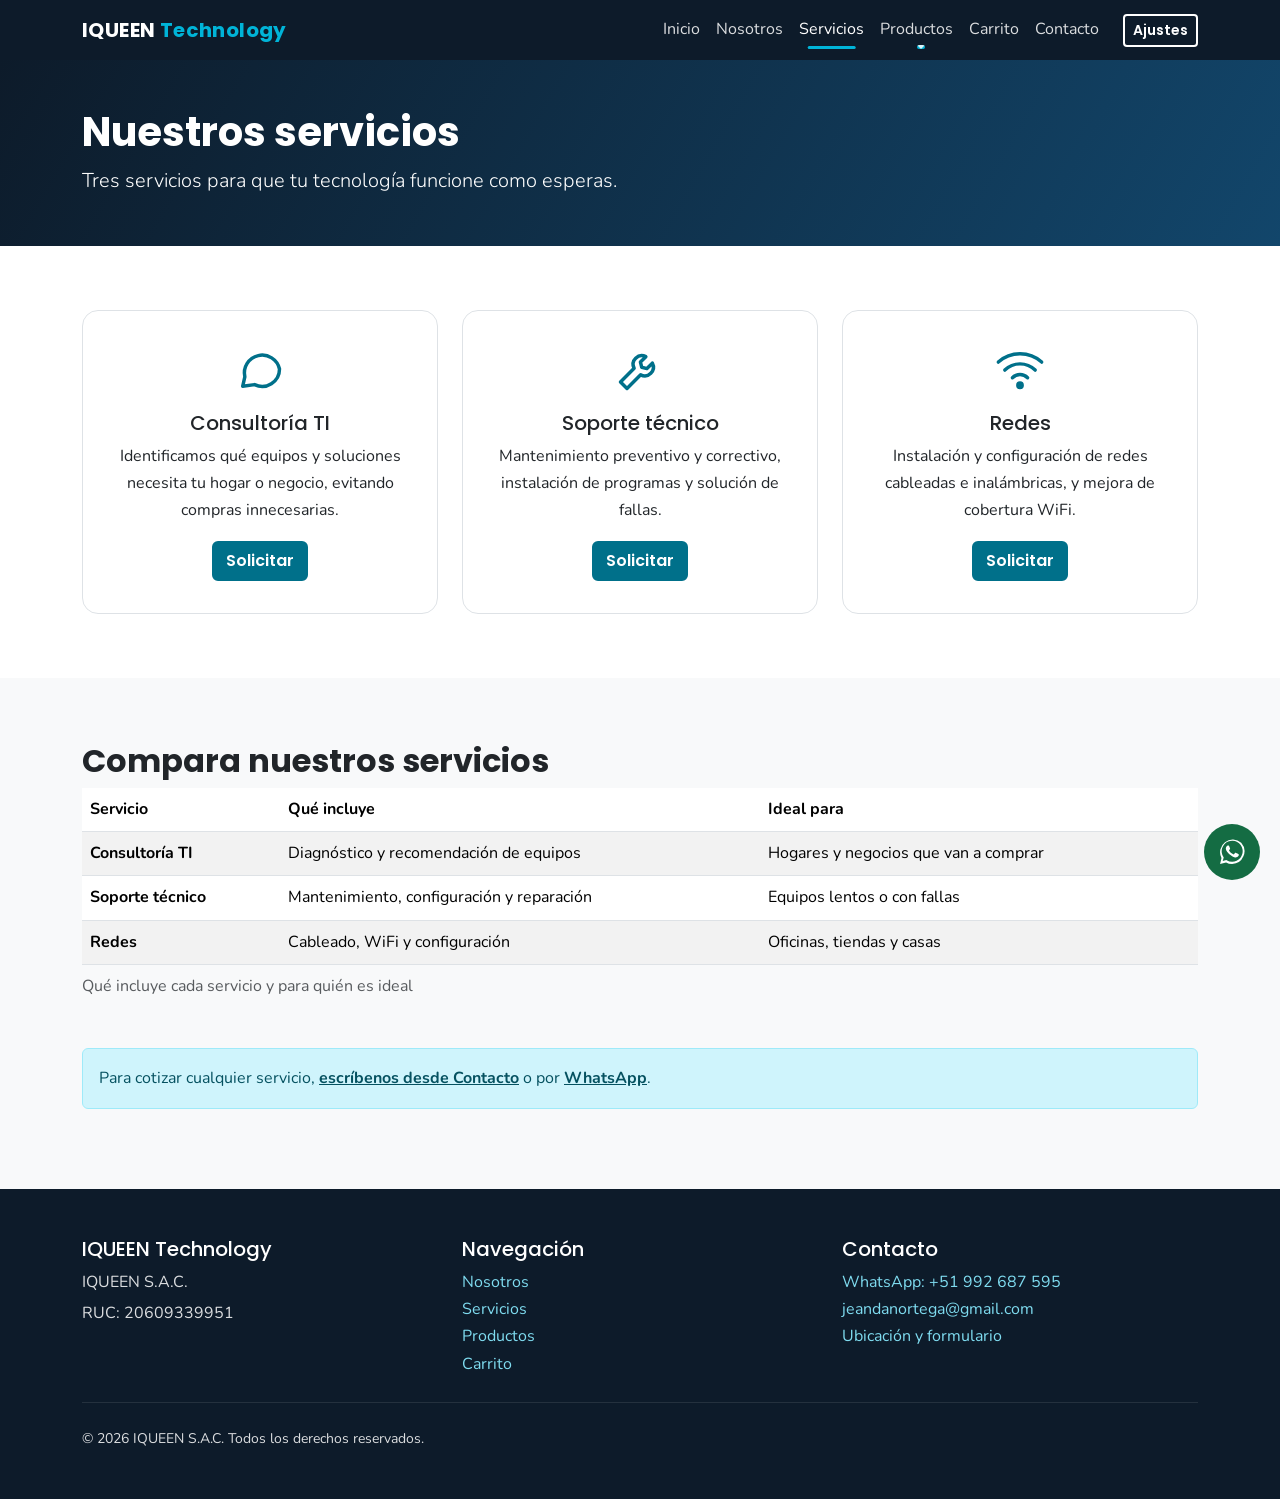
<file: servicios.html>
<!doctype html>
<!-- Página generada para el curso Desarrollo Web: HTML + CSS + Bootstrap 5.3.8 -->
<html lang="es">
<head>
  <meta charset="utf-8">
  <meta name="viewport" content="width=device-width, initial-scale=1">
  <title>Servicios | IQUEEN Technology</title>
  <meta name="description" content="Consultoría TI, soporte técnico y redes. Solicítalos por contacto directo.">
  <link rel="icon" href="img/favicon.svg" type="image/svg+xml">

  <!-- FUENTES PERSONALIZADAS (Google Fonts): Poppins para títulos y Nunito para el texto -->
  <link rel="preconnect" href="https://fonts.googleapis.com">
  <link rel="preconnect" href="https://fonts.gstatic.com" crossorigin>
  <link href="https://fonts.googleapis.com/css2?family=Nunito:wght@400;600;700&family=Poppins:wght@500;600;700&display=swap" rel="stylesheet">

  <!-- BOOTSTRAP 5.3.8 (CSS) -->
  <link href="https://cdn.jsdelivr.net/npm/bootstrap@5.3.8/dist/css/bootstrap.min.css" rel="stylesheet" integrity="sha384-sRIl4kxILFvY47J16cr9ZwB07vP4J8+LH7qKQnuqkuIAvNWLzeN8tE5YBujZqJLB" crossorigin="anonymous">

  <!-- NUESTRO CSS (va después de Bootstrap para poder personalizarlo) -->
  <link rel="stylesheet" href="css/estilos.css">
</head>
<body>
  <a class="saltar-contenido" href="#contenido">Saltar al contenido</a>

  <!-- ENCABEZADO + MENÚ DE NAVEGACIÓN (etiquetas semánticas <header> y <nav>) -->
  <header>
    <nav class="navbar navbar-expand-lg navbar-dark sticky-top" aria-label="Menú principal">
      <div class="container">
        <a class="navbar-brand" href="index.html">IQUEEN <span>Technology</span></a>
        <button class="navbar-toggler" type="button" data-bs-toggle="collapse" data-bs-target="#menu" aria-controls="menu" aria-expanded="false" aria-label="Abrir o cerrar el menú">
          <span class="navbar-toggler-icon"></span>
        </button>
        <div class="collapse navbar-collapse" id="menu">
          <ul class="navbar-nav ms-auto align-items-lg-center">
          <li class="nav-item"><a class="nav-link" href="index.html">Inicio</a></li>
          <li class="nav-item"><a class="nav-link" href="nosotros.html">Nosotros</a></li>
          <li class="nav-item"><a class="nav-link active" href="servicios.html" aria-current="page">Servicios</a></li>
          <li class="nav-item dropdown">
            <a class="nav-link dropdown-toggle" href="productos.html" role="button" data-bs-toggle="dropdown" aria-expanded="false">Productos</a>
            <ul class="dropdown-menu">
              <li><a class="dropdown-item" href="productos.html">Todas las categorías</a></li>
              <li><hr class="dropdown-divider"></li>
              <li><a class="dropdown-item" href="laptops.html">Laptops</a></li><li><a class="dropdown-item" href="pcs.html">PC's</a></li><li><a class="dropdown-item" href="domotica.html">Domótica</a></li><li><a class="dropdown-item" href="seguridad.html">Seguridad</a></li>
            </ul>
          </li>
          <li class="nav-item"><a class="nav-link" href="carrito.html">Carrito</a></li>
          <li class="nav-item"><a class="nav-link" href="contacto.html">Contacto</a></li>
          </ul>
          <!-- Botón que abre el panel de configuración del usuario -->
          <button class="btn btn-claro btn-sm ms-lg-3 mt-2 mt-lg-0" type="button" data-bs-toggle="offcanvas" data-bs-target="#panel-ajustes" aria-controls="panel-ajustes">Ajustes</button>
        </div>
      </div>
    </nav>
  </header>

  <!-- CONFIGURACIÓN ÚTIL PARA EL USUARIO (solo HTML + CSS; el CSS está en la sección 7 de estilos.css) -->
  <aside class="offcanvas offcanvas-end" tabindex="-1" id="panel-ajustes" aria-labelledby="titulo-ajustes">
    <div class="offcanvas-header">
      <h2 class="offcanvas-title h5" id="titulo-ajustes">Ajustes de la página</h2>
      <button type="button" class="btn-close" data-bs-dismiss="offcanvas" aria-label="Cerrar ajustes"></button>
    </div>
    <div class="offcanvas-body">
      <p class="text-secondary small">Personaliza cómo ves esta página. Los cambios se aplican al instante.</p>

      <div class="form-check form-switch mb-3">
        <input class="form-check-input" type="checkbox" role="switch" id="ajuste-oscuro">
        <label class="form-check-label" for="ajuste-oscuro">Modo oscuro</label>
      </div>

      <fieldset class="mb-3">
        <legend class="fs-6">Tamaño del texto</legend>
        <div class="btn-group w-100" role="group" aria-label="Tamaño del texto">
          <input type="radio" class="btn-check" name="txt" id="txt-normal" checked>
          <label class="btn btn-outline-secondary" for="txt-normal">A</label>
          <input type="radio" class="btn-check" name="txt" id="txt-medio">
          <label class="btn btn-outline-secondary" for="txt-medio">A+</label>
          <input type="radio" class="btn-check" name="txt" id="txt-grande">
          <label class="btn btn-outline-secondary" for="txt-grande">A++</label>
        </div>
      </fieldset>

      <div class="form-check form-switch mb-3">
        <input class="form-check-input" type="checkbox" role="switch" id="ajuste-sin-anim">
        <label class="form-check-label" for="ajuste-sin-anim">Quitar animaciones</label>
      </div>
      <p class="text-secondary small mb-0">Al cambiar de página los ajustes vuelven a su estado inicial.</p>
    </div>
  </aside>

  <!-- CONTENIDO PRINCIPAL -->
  <main id="contenido">
    <!-- Cabecera de la página (ANIMACIÓN 4: degradado en movimiento) -->
    <section class="cabecera">
      <div class="container">
        <h1 class="anim-aparecer">Nuestros servicios</h1>
        <p class="lead mb-0 anim-aparecer retardo-1">Tres servicios para que tu tecnología funcione como esperas.</p>
      </div>
    </section>

    <section class="seccion" aria-labelledby="t-s">
      <div class="container text-center">
        <h2 class="visually-hidden" id="t-s">Lista de servicios</h2>
        <div class="row g-4">
        <div class="col-md-4 anim-aparecer retardo-1">
          <article class="card tarjeta text-center p-3">
            <div class="card-body">
              <svg class="icono" aria-hidden="true" width="52" height="52" viewBox="0 0 24 24" fill="none" stroke="currentColor" stroke-width="1.6" stroke-linecap="round" stroke-linejoin="round"><path d="M21 12a8 8 0 0 1-11.5 7.2L4 20l1-4.4A8 8 0 1 1 21 12z"/></svg>
              <h3 class="h5 mt-3">Consultoría TI</h3>
              <p>Identificamos qué equipos y soluciones necesita tu hogar o negocio, evitando compras innecesarias.</p>
              <a class="btn btn-iq" href="contacto.html#formulario">Solicitar</a>
            </div>
          </article>
        </div>
        <div class="col-md-4 anim-aparecer retardo-2">
          <article class="card tarjeta text-center p-3">
            <div class="card-body">
              <svg class="icono" aria-hidden="true" width="52" height="52" viewBox="0 0 24 24" fill="none" stroke="currentColor" stroke-width="1.6" stroke-linecap="round" stroke-linejoin="round"><path d="M14.7 6.3a4 4 0 0 0-5.4 5.4L3 18l3 3 6.3-6.3a4 4 0 0 0 5.4-5.4l-2.5 2.5-2.4-.6-.6-2.4z"/></svg>
              <h3 class="h5 mt-3">Soporte técnico</h3>
              <p>Mantenimiento preventivo y correctivo, instalación de programas y solución de fallas.</p>
              <a class="btn btn-iq" href="contacto.html#formulario">Solicitar</a>
            </div>
          </article>
        </div>
        <div class="col-md-4 anim-aparecer retardo-3">
          <article class="card tarjeta text-center p-3">
            <div class="card-body">
              <svg class="icono" aria-hidden="true" width="52" height="52" viewBox="0 0 24 24" fill="none" stroke="currentColor" stroke-width="1.6" stroke-linecap="round" stroke-linejoin="round"><path d="M2 8.8a15 15 0 0 1 20 0"/><path d="M5 12.5a10 10 0 0 1 14 0"/><path d="M8.5 16a5 5 0 0 1 7 0"/><circle cx="12" cy="19.5" r="1" fill="currentColor"/></svg>
              <h3 class="h5 mt-3">Redes</h3>
              <p>Instalación y configuración de redes cableadas e inalámbricas, y mejora de cobertura WiFi.</p>
              <a class="btn btn-iq" href="contacto.html#formulario">Solicitar</a>
            </div>
          </article>
        </div>
        </div>
      </div>
    </section>

    <!-- TABLA comparativa (las tablas se usan para comparar datos) -->
    <section class="seccion bg-body-tertiary" aria-labelledby="t-comp">
      <div class="container">
        <h2 class="seccion-titulo" id="t-comp">Compara nuestros servicios</h2>
        <div class="table-responsive">
          <table class="table table-striped table-hover align-middle">
            <caption>Qué incluye cada servicio y para quién es ideal</caption>
            <thead><tr><th scope="col">Servicio</th><th scope="col">Qué incluye</th><th scope="col">Ideal para</th></tr></thead>
            <tbody>
              <tr><th scope="row">Consultoría TI</th><td>Diagnóstico y recomendación de equipos</td><td>Hogares y negocios que van a comprar</td></tr>
              <tr><th scope="row">Soporte técnico</th><td>Mantenimiento, configuración y reparación</td><td>Equipos lentos o con fallas</td></tr>
              <tr><th scope="row">Redes</th><td>Cableado, WiFi y configuración</td><td>Oficinas, tiendas y casas</td></tr>
            </tbody>
          </table>
        </div>
        <div class="alert alert-info mt-4" role="alert">
          Para cotizar cualquier servicio, <a class="alert-link" href="contacto.html#formulario">escríbenos desde Contacto</a> o por
          <a class="alert-link" href="https://wa.me/51992687595?text=Hola%20IQUEEN%2C%20quiero%20solicitar%20un%20servicio." target="_blank" rel="noopener">WhatsApp</a>.
        </div>
      </div>
    </section>
  </main>

  <!-- BOTÓN FLOTANTE DE WHATSAPP (ANIMACIÓN 3: pulso) -->
  <a class="wsp-flotante" href="https://wa.me/51992687595?text=Hola%20IQUEEN%2C%20necesito%20informaci%C3%B3n." target="_blank" rel="noopener" aria-label="Escribir por WhatsApp (se abre en otra pestaña)"><svg aria-hidden="true" width="26" height="26" viewBox="0 0 24 24" fill="currentColor"><path d="M20.5 3.5A11.7 11.7 0 0 0 2.3 17.6L1 23l5.5-1.4a11.7 11.7 0 0 0 5.6 1.4h.01A11.7 11.7 0 0 0 20.5 3.5zM12.1 21a9.7 9.7 0 0 1-5-1.4l-.35-.2-3.3.85.9-3.2-.25-.35A9.7 9.7 0 1 1 12.1 21zm5.3-7.3c-.3-.15-1.7-.85-2-.95s-.45-.15-.65.15-.75.95-.9 1.15-.35.2-.65.05a7.9 7.9 0 0 1-2.3-1.4 8.7 8.7 0 0 1-1.6-2c-.15-.3 0-.45.13-.6l.45-.5a2 2 0 0 0 .3-.5.55.55 0 0 0 0-.5c-.07-.15-.65-1.55-.9-2.1s-.5-.5-.65-.5h-.55a1.1 1.1 0 0 0-.8.4 3.3 3.3 0 0 0-1 2.45 5.7 5.7 0 0 0 1.2 3 13 13 0 0 0 5 4.4c.7.3 1.25.5 1.7.6a4.1 4.1 0 0 0 1.9.1 3.1 3.1 0 0 0 2-1.4 2.5 2.5 0 0 0 .17-1.4c-.07-.12-.27-.2-.57-.35z"/></svg></a>

  <!-- PIE DE PÁGINA -->
  <footer class="pie py-5">
    <div class="container">
      <div class="row gy-4">
        <div class="col-md-4">
          <h2 class="h5 text-white">IQUEEN Technology</h2>
          <p class="mb-1">IQUEEN S.A.C.</p>
          <p class="mb-0">RUC: 20609339951</p>
        </div>
        <div class="col-md-4">
          <h2 class="h5 text-white">Navegación</h2>
          <ul class="list-unstyled mb-0">
            <li><a href="nosotros.html">Nosotros</a></li>
            <li><a href="servicios.html">Servicios</a></li>
            <li><a href="productos.html">Productos</a></li>
            <li><a href="carrito.html">Carrito</a></li>
          </ul>
        </div>
        <div class="col-md-4">
          <h2 class="h5 text-white">Contacto</h2>
          <ul class="list-unstyled mb-0">
            <li><a href="https://wa.me/51992687595?text=Hola%20IQUEEN" target="_blank" rel="noopener">WhatsApp: +51 992 687 595</a></li>
            <li><a href="mailto:jeandanortega@gmail.com">jeandanortega@gmail.com</a></li>
            <li><a href="contacto.html">Ubicación y formulario</a></li>
          </ul>
        </div>
      </div>
      <hr class="border-secondary my-4">
      <p class="small mb-0">&copy; 2026 IQUEEN S.A.C. Todos los derechos reservados.</p>
    </div>
  </footer>

  <!-- BOOTSTRAP 5.3.8 (JavaScript): necesario para el menú móvil, el desplegable y el panel de ajustes -->
  <script src="https://cdn.jsdelivr.net/npm/bootstrap@5.3.8/dist/js/bootstrap.bundle.min.js" integrity="sha384-FKyoEForCGlyvwx9Hj09JcYn3nv7wiPVlz7YYwJrWVcXK/BmnVDxM+D2scQbITxI" crossorigin="anonymous"></script>
</body>
</html>
</file>
<file: css/estilos.css>
/* =====================================================================
   estilos.css  -  IQUEEN Technology (versión simple para la tarea)
   Solo CSS puro encima de Bootstrap 5.3.8. Sin JavaScript propio.

   ÍNDICE
   1. Fuentes personalizadas y colores (variables)
   2. Estilos generales y accesibilidad
   3. Navegación (transición de color y de posición)
   4. Portada (hero)
   5. Tarjetas y botones (transiciones)
   6. LAS 5 ANIMACIONES CON @keyframes   <-- lo que pide el profesor
   7. Panel de configuración del usuario (modo oscuro, tamaño de texto, sin animaciones)
   8. Respeto a "reducir movimiento" del sistema
   ===================================================================== */


/* ---------------------------------------------------------------------
   1. FUENTES PERSONALIZADAS Y COLORES
   Las fuentes (Poppins y Nunito) se cargan en el <head> de cada página
   con <link> a Google Fonts. Aquí solo las usamos con font-family.
   Si Google Fonts no carga, el navegador usa la fuente de respaldo
   (sans-serif), así que la página nunca se ve rota.
   Colores revisados con la norma WCAG (contraste mínimo 4.5:1 en texto).
   --------------------------------------------------------------------- */
:root {
  --iq-oscuro: #0d1b2a;         /* azul muy oscuro: fondos de menú y pie */
  --iq-acento: #00b4d8;         /* celeste: detalles sobre fondo oscuro */
  --iq-acento-texto: #00708a;   /* celeste oscuro: texto/botones sobre fondo claro (contraste 5.7:1) */
  --iq-acento-hover: #005a70;   /* al pasar el mouse por un botón */
  --iq-whatsapp: #146c43;       /* verde oscuro (contraste 6.5:1 con texto blanco) */

  --fuente-titulos: "Poppins", sans-serif;
  --fuente-texto: "Nunito", sans-serif;

  /* Le decimos a Bootstrap que use nuestras fuentes */
  --bs-body-font-family: var(--fuente-texto);
}

body {
  font-family: var(--fuente-texto);
  line-height: 1.7;
}

h1, h2, h3, h4, h5, .navbar-brand, .btn {
  font-family: var(--fuente-titulos);
}


/* ---------------------------------------------------------------------
   2. ESTILOS GENERALES Y ACCESIBILIDAD
   --------------------------------------------------------------------- */

/* Enlace "Saltar al contenido": solo se ve al navegar con el teclado (Tab) */
.saltar-contenido {
  position: absolute;
  left: 1rem;
  top: -4rem;                       /* escondido arriba */
  z-index: 2000;
  padding: .6rem 1rem;
  background: #fff;
  color: var(--iq-oscuro);
  border-radius: .4rem;
  transition: top .2s ease;         /* baja suavemente al recibir foco */
}
.saltar-contenido:focus { top: 1rem; }

/* Foco visible y claro para quien usa teclado */
a:focus-visible, button:focus-visible, input:focus-visible,
select:focus-visible, textarea:focus-visible, summary:focus-visible {
  outline: 3px solid var(--iq-acento);
  outline-offset: 3px;
}

a { color: var(--iq-acento-texto); }
a:hover { color: var(--iq-acento-hover); }

.seccion { padding: 4rem 0; }
.seccion-titulo { font-weight: 700; margin-bottom: .5rem; }
.seccion-sub { max-width: 40rem; margin: 0 auto 2.5rem; color: var(--bs-secondary-color); }

/* Texto de ayuda en sitios con fondo oscuro */
.fondo-oscuro { background: var(--iq-oscuro); color: #fff; }
.fondo-oscuro a { color: #7fdcf0; }
.fondo-oscuro a:hover { color: #fff; }


/* ---------------------------------------------------------------------
   3. NAVEGACIÓN
   TRANSICIÓN DE COLOR Y DE POSICIÓN: al pasar el mouse, el texto cambia
   de color y una línea celeste crece desde el centro (width 0 -> 100%).
   --------------------------------------------------------------------- */
.navbar { background: var(--iq-oscuro); }
.navbar-brand { font-weight: 700; letter-spacing: .02em; }
.navbar-brand span { color: var(--iq-acento); }

.navbar .nav-link {
  position: relative;
  color: rgba(255, 255, 255, .85);
  transition: color .3s ease;             /* cambio suave de color */
}
.navbar .nav-link::after {                /* la línea animada */
  content: "";
  position: absolute;
  left: 50%;
  bottom: .15rem;
  width: 0;
  height: 3px;
  background: var(--iq-acento);
  border-radius: 2px;
  transform: translateX(-50%);
  transition: width .3s ease;             /* crece desde el centro */
}
.navbar .nav-link:hover,
.navbar .nav-link:focus,
.navbar .nav-link.active { color: #fff; }
.navbar .nav-link:hover::after,
.navbar .nav-link:focus::after,
.navbar .nav-link.active::after { width: 60%; }

/* El menú desplegable también cambia de color suavemente */
.dropdown-item { transition: background-color .25s ease, padding-left .25s ease; }
.dropdown-item:hover { padding-left: 1.5rem; }   /* se desplaza un poco a la derecha */


/* ---------------------------------------------------------------------
   4. PORTADA (HERO)
   El fondo con degradado se mueve solo (animación 4, ver sección 6).
   --------------------------------------------------------------------- */
.hero {
  color: #fff;
  padding: 5rem 0;
  background: linear-gradient(120deg, #0d1b2a, #12466b, #00708a, #0d1b2a);
  background-size: 300% 300%;
  overflow: hidden;
}
.hero h1, .cabecera h1, .fondo-oscuro h2, .pie h2 { color: #fff; }
.hero h1 { font-weight: 700; font-size: clamp(2rem, 5vw, 3.2rem); }
.hero .lead { color: rgba(255, 255, 255, .92); }
.hero img { max-width: 100%; height: auto; filter: brightness(0) invert(1); opacity: .9; } /* ilustración en blanco para que contraste con el fondo */

/* Cabecera de las páginas internas (más baja que la portada) */
.cabecera {
  color: #fff;
  padding: 3rem 0;
  background: linear-gradient(120deg, #0d1b2a, #12466b, #00708a, #0d1b2a);
  background-size: 300% 300%;
}
.cabecera h1 { font-weight: 700; }
.cabecera .breadcrumb { --bs-breadcrumb-divider-color: rgba(255,255,255,.6); }
.cabecera .breadcrumb a { color: #7fdcf0; }
.cabecera .breadcrumb-item.active { color: #fff; }


/* ---------------------------------------------------------------------
   5. TARJETAS Y BOTONES (transiciones)
   TRANSICIÓN DE POSICIÓN: la tarjeta sube 8px al pasar el mouse.
   TRANSICIÓN DE COLOR: el borde y la sombra cambian suavemente.
   La imagen hace un zoom suave dentro de su marco.
   --------------------------------------------------------------------- */
.tarjeta {
  height: 100%;
  border: 1px solid var(--bs-border-color);
  border-radius: 1rem;
  overflow: hidden;
  transition: transform .3s ease, box-shadow .3s ease, border-color .3s ease;
}
.tarjeta:hover,
.tarjeta:focus-within {
  transform: translateY(-8px);
  border-color: var(--iq-acento);
  box-shadow: 0 .9rem 1.6rem rgba(0, 0, 0, .15);
}

.marco-img { overflow: hidden; background: #feffff; }
.marco-img img {
  width: 100%;
  height: 11rem;
  object-fit: contain;
  transition: transform .5s ease;
}
.tarjeta:hover .marco-img img { transform: scale(1.08); }

.icono { color: var(--iq-acento-texto); display: inline-block; }

/* Botón principal de la marca */
.btn-iq {
  background: var(--iq-acento-texto);
  border: 2px solid var(--iq-acento-texto);
  color: #fff;
  font-weight: 600;
  transition: background-color .3s ease, border-color .3s ease, transform .2s ease;
}
.btn-iq:hover, .btn-iq:focus {
  background: var(--iq-acento-hover);
  border-color: var(--iq-acento-hover);
  color: #fff;
  transform: translateY(-2px);            /* sube un poquito */
}

/* Botón de contorno claro (sobre fondos oscuros) */
.btn-claro {
  background: transparent;
  border: 2px solid #fff;
  color: #fff;
  font-weight: 600;
  transition: background-color .3s ease, color .3s ease, transform .2s ease;
}
.btn-claro:hover, .btn-claro:focus { background: #fff; color: var(--iq-oscuro); transform: translateY(-2px); }

/* Botón verde de WhatsApp */
.btn-wsp {
  background: var(--iq-whatsapp);
  border: 2px solid var(--iq-whatsapp);
  color: #fff;
  font-weight: 600;
  transition: background-color .3s ease, transform .2s ease;
}
.btn-wsp:hover, .btn-wsp:focus { background: #0f5132; border-color: #0f5132; color: #fff; transform: translateY(-2px); }

/* Pie de página */
.pie { background: var(--iq-oscuro); color: rgba(255,255,255,.85); }
.pie a { color: #7fdcf0; text-decoration: none; transition: color .3s ease; }
.pie a:hover { color: #fff; text-decoration: underline; }

/* Mapa responsive */
.mapa { width: 100%; height: 22rem; border: 0; border-radius: 1rem; }


/* =====================================================================
   6. LAS 5 ANIMACIONES CON @keyframes
   (Una animación = un @keyframes + la propiedad "animation" en la clase.)
   ===================================================================== */

/* ---- ANIMACIÓN 1: APARECER DESDE ABAJO (fade-in + movimiento) --------
   Dónde: títulos y tarjetas al cargar cada página.
   Efecto: pasa de invisible y 24px más abajo a su lugar, suavemente.   */
@keyframes aparecer-arriba {
  from { opacity: 0; transform: translateY(24px); }
  to   { opacity: 1; transform: none; }
}
.anim-aparecer { animation: aparecer-arriba .8s ease-out both; }
.retardo-1 { animation-delay: .15s; }     /* para que las tarjetas entren en cadena */
.retardo-2 { animation-delay: .30s; }
.retardo-3 { animation-delay: .45s; }
.retardo-4 { animation-delay: .60s; }

/* ---- ANIMACIÓN 2: FLOTAR (movimiento infinito suave) -----------------
   Dónde: la imagen principal de la portada.
   Efecto: sube y baja lentamente, como si flotara.                      */
@keyframes flotar {
  0%, 100% { transform: translateY(0); }
  50%      { transform: translateY(-14px); }
}
.anim-flotar { animation: flotar 4s ease-in-out infinite; }

/* ---- ANIMACIÓN 3: PULSO (ondas que llaman la atención) ---------------
   Dónde: el botón flotante de WhatsApp.
   Efecto: una onda verde crece y se desvanece, una y otra vez.          */
@keyframes pulso {
  0%   { box-shadow: 0 0 0 0 rgba(20, 108, 67, .6); }
  70%  { box-shadow: 0 0 0 18px rgba(20, 108, 67, 0); }
  100% { box-shadow: 0 0 0 0 rgba(20, 108, 67, 0); }
}
.wsp-flotante {
  position: fixed;
  right: 1.25rem;
  bottom: 1.25rem;
  z-index: 1030;
  width: 3.5rem;
  height: 3.5rem;
  border-radius: 50%;
  display: flex;
  align-items: center;
  justify-content: center;
  background: var(--iq-whatsapp);
  color: #fff;
  transition: transform .3s ease, background-color .3s ease;
  animation: pulso 2.2s infinite;
}
.wsp-flotante:hover { background: #0f5132; color: #fff; transform: scale(1.12); }

/* ---- ANIMACIÓN 4: DEGRADADO QUE SE MUEVE (cambio suave de color) -----
   Dónde: fondo de la portada y de las cabeceras.
   Efecto: los colores del fondo se desplazan lentamente.                */
@keyframes degradado-movil {
  0%   { background-position: 0% 50%; }
  50%  { background-position: 100% 50%; }
  100% { background-position: 0% 50%; }
}
.hero, .cabecera { animation: degradado-movil 14s ease infinite; }

/* ---- ANIMACIÓN 5: REBOTE (interacción al pasar el mouse) -------------
   Dónde: los iconos de las tarjetas de servicios.
   Efecto: el icono da un saltito cuando el mouse entra a la tarjeta.    */
@keyframes rebote {
  0%, 100% { transform: translateY(0); }
  30%      { transform: translateY(-14px); }
  60%      { transform: translateY(0); }
  80%      { transform: translateY(-6px); }
}
.tarjeta:hover .icono,
.tarjeta:focus-within .icono { animation: rebote .7s ease; }


/* ---------------------------------------------------------------------
   7. PANEL DE CONFIGURACIÓN DEL USUARIO (solo CSS, sin JavaScript)
   El panel (offcanvas de Bootstrap) tiene interruptores y botones de
   opción. Con el selector :has() el CSS detecta cuál está marcado y
   cambia toda la página. Los ajustes valen para la página que estás
   viendo (sin JavaScript el navegador no los recuerda al cambiar de página).
   --------------------------------------------------------------------- */

/* a) Tamaño de texto: como Bootstrap usa "rem", al cambiar el tamaño del
      <html> todo crece de forma proporcional. */
html:has(#txt-medio:checked)  { font-size: 112.5%; }
html:has(#txt-grande:checked) { font-size: 125%; }

/* b) Modo oscuro: cambiamos las variables de color de Bootstrap. */
html:has(#ajuste-oscuro:checked) {
  color-scheme: dark;
  --bs-body-bg: #101820;
  --bs-body-color: #e6edf3;
  --bs-emphasis-color: #fff;
  --bs-secondary-color: #b4c0cc;
  --bs-secondary-bg: #1a2530;
  --bs-tertiary-bg: #16212b;
  --bs-border-color: #33424f;
  --bs-heading-color: #fff;
  --bs-link-color: #48cae4;
  --bs-link-hover-color: #90e0ef;
}
html:has(#ajuste-oscuro:checked) a { color: #48cae4; }
html:has(#ajuste-oscuro:checked) a:hover { color: #90e0ef; }
html:has(#ajuste-oscuro:checked) .btn-iq,
html:has(#ajuste-oscuro:checked) .btn-wsp,
html:has(#ajuste-oscuro:checked) .btn-claro,
html:has(#ajuste-oscuro:checked) .navbar a,
html:has(#ajuste-oscuro:checked) .pie a { color: #fff; }
html:has(#ajuste-oscuro:checked) .btn-claro:hover { color: var(--iq-oscuro); }
html:has(#ajuste-oscuro:checked) .marco-img { background: #1f3040; }
html:has(#ajuste-oscuro:checked) .dropdown-menu { --bs-dropdown-bg: #1a2530; --bs-dropdown-link-color: #e6edf3; --bs-dropdown-link-hover-bg: #26384a; --bs-dropdown-link-hover-color: #fff; }
html:has(#ajuste-oscuro:checked) .pie a:hover { color: #fff; }

/* c) Quitar animaciones (útil para personas sensibles al movimiento) */
html:has(#ajuste-sin-anim:checked) *,
html:has(#ajuste-sin-anim:checked) *::before,
html:has(#ajuste-sin-anim:checked) *::after {
  animation: none !important;
  transition: none !important;
}


/* ---------------------------------------------------------------------
   8. RESPETO AL SISTEMA: si el dispositivo tiene activado
      "reducir movimiento", también se quitan las animaciones.
   --------------------------------------------------------------------- */
@media (prefers-reduced-motion: reduce) {
  *, *::before, *::after {
    animation: none !important;
    transition: none !important;
  }
}
</file>
